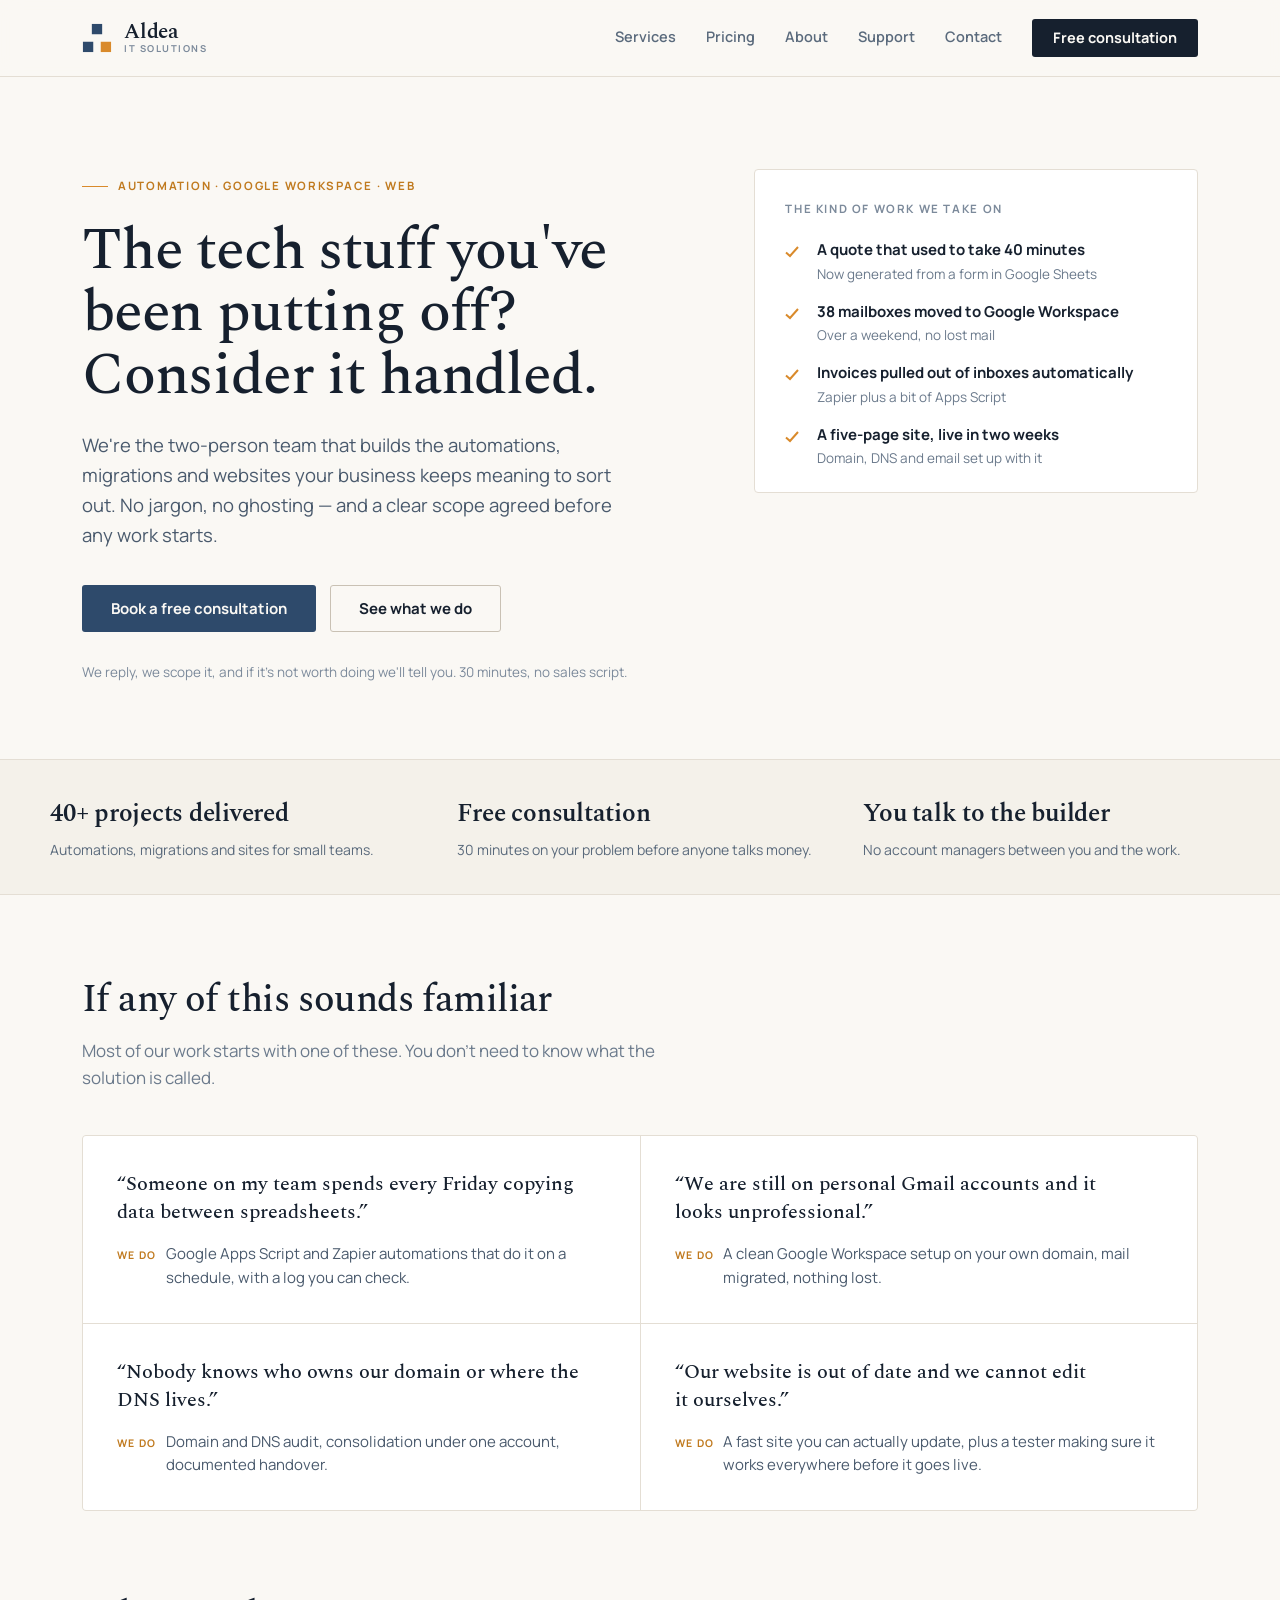
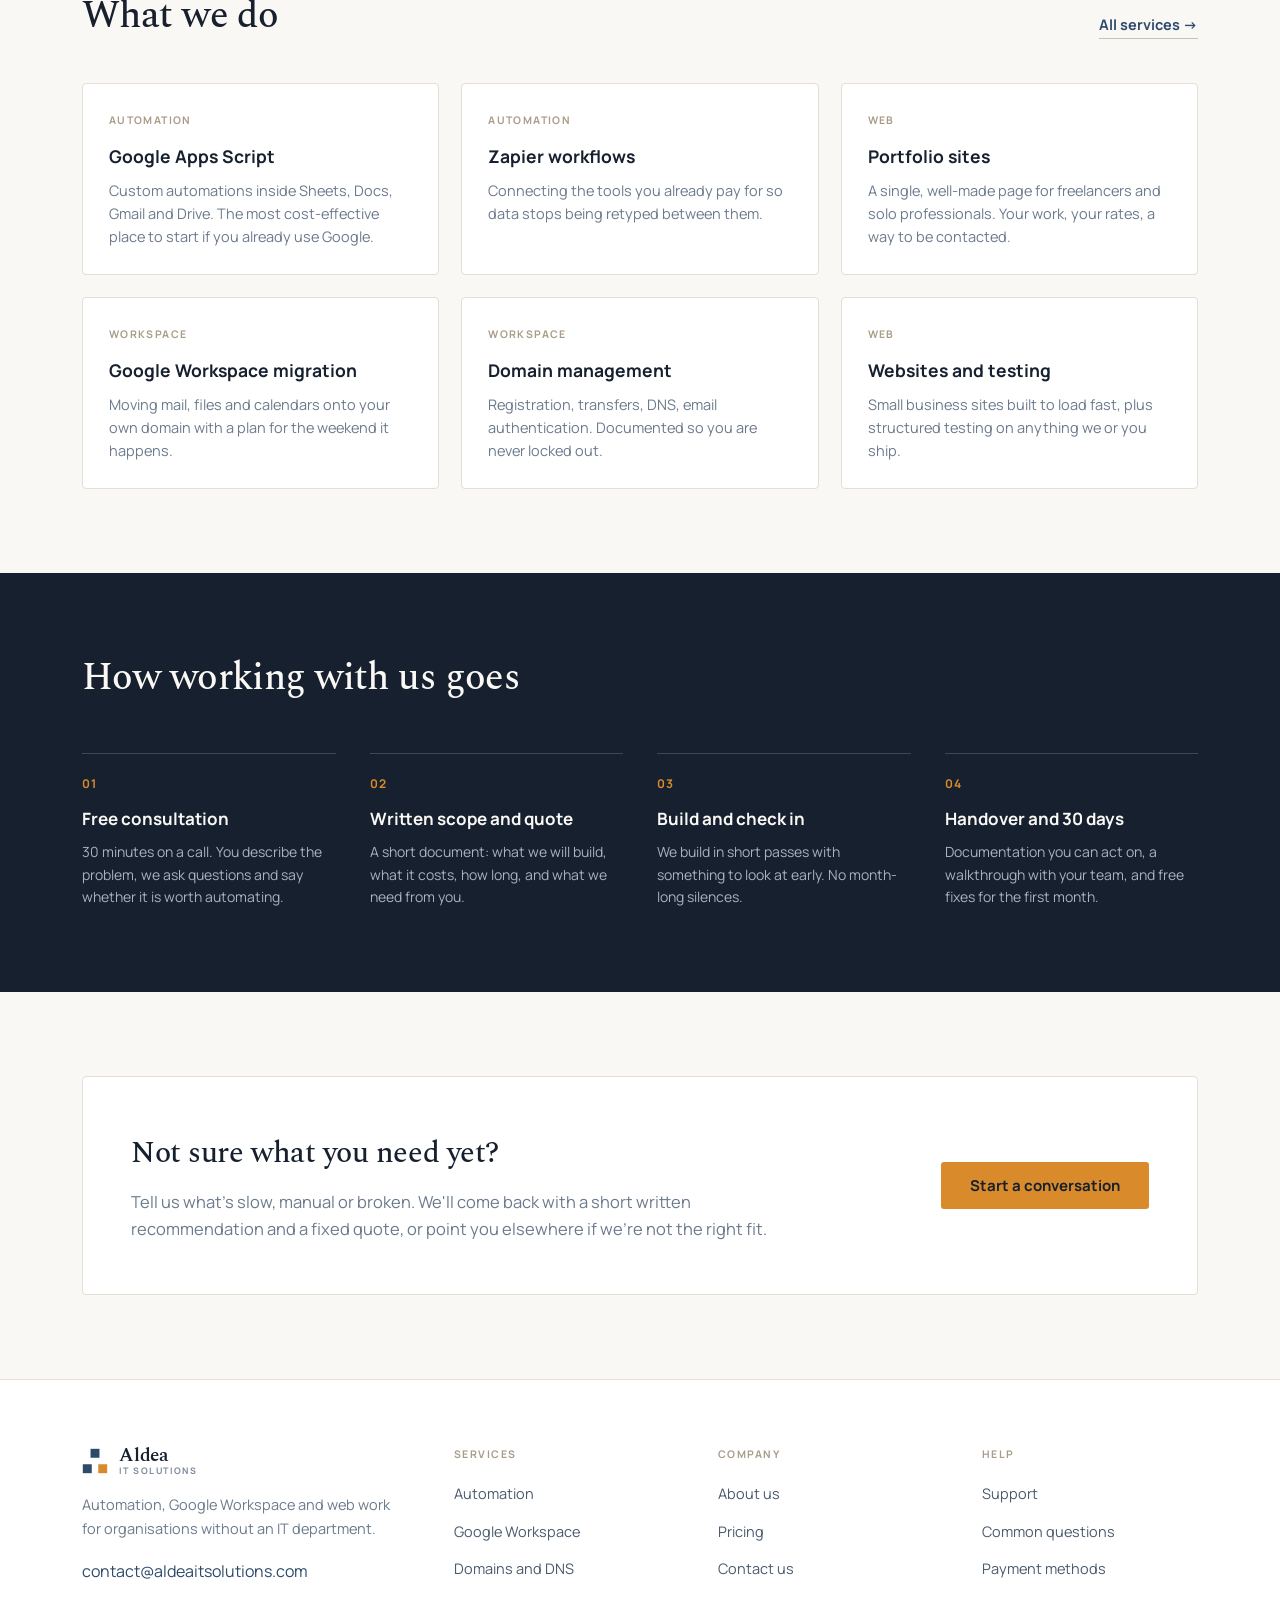
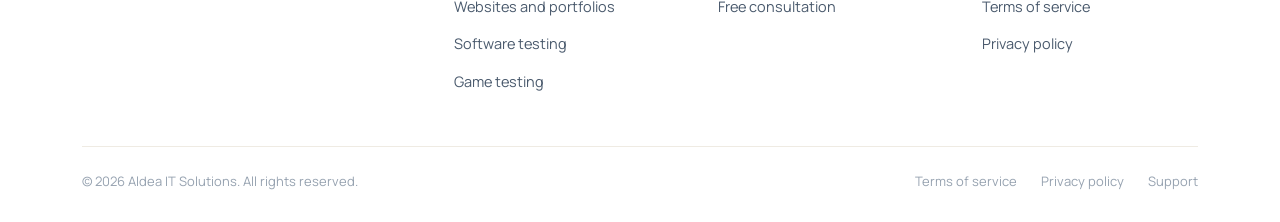
<file: index.html>
<!DOCTYPE html>
<html lang="en">
<head>
  <meta charset="utf-8">
  <meta name="viewport" content="width=device-width, initial-scale=1">
  <title>Aldea IT Solutions — automation, Google Workspace and web for small teams</title>
  <meta name="description" content="Aldea IT Solutions builds the automations, Google Workspace migrations and websites that small teams don't have the time or in-house skills for. Clear scope and a fixed price before any work starts.">
  <link rel="icon" href="assets/favicon.svg" type="image/svg+xml">
  <link rel="preconnect" href="https://fonts.googleapis.com">
  <link rel="preconnect" href="https://fonts.gstatic.com" crossorigin>
  <link href="https://fonts.googleapis.com/css2?family=Manrope:wght@400;500;600;700&family=Spectral:ital,wght@0,400;0,500;0,600;1,400&display=swap" rel="stylesheet">
  <link rel="stylesheet" href="assets/styles.css">
  <meta property="og:title" content="Aldea IT Solutions">
  <meta property="og:description" content="Automation, Google Workspace and web work for organisations without an IT department.">
  <meta property="og:type" content="website">
  <link href="https://assets.calendly.com/assets/external/widget.css" rel="stylesheet">
  <script src="https://assets.calendly.com/assets/external/widget.js" type="text/javascript" async></script>
</head>
<body>

  <header class="site-header">
    <div class="wrap site-header__inner">
      <a class="brand" href="index.html" aria-label="Aldea IT Solutions — home">
        <svg class="brand__mark" viewBox="0 0 32 32" fill="none" aria-hidden="true">
          <rect x="10.5" y="1" width="11" height="11" fill="#2E4A6B"/>
          <rect x="1" y="20" width="11" height="11" fill="#2E4A6B"/>
          <rect x="20" y="20" width="11" height="11" fill="#D98A2B"/>
        </svg>
        <span class="brand__text">
          <span class="brand__name">Aldea</span>
          <span class="brand__sub">IT Solutions</span>
        </span>
      </a>
      <button class="nav-toggle" type="button" aria-expanded="false" aria-controls="primary-nav" aria-label="Open menu"><span></span></button>
      <nav class="nav" id="primary-nav" aria-label="Primary">
        <a class="nav__link" href="services.html">Services</a>
        <a class="nav__link" href="pricing.html">Pricing</a>
        <a class="nav__link" href="about.html">About</a>
        <a class="nav__link" href="support.html">Support</a>
        <a class="nav__link" href="contact.html">Contact</a>
        <a class="nav__cta btn btn--dark btn--sm" href="contact.html" onclick="Calendly.initPopupWidget({url:'https://calendly.com/aldeaitsolutions'});return false;">Free consultation</a>
      </nav>
    </div>
  </header>

  <main>
    <!-- Hero -->
    <section class="hero">
      <div class="wrap hero__grid">
        <div>
          <p class="eyebrow">Automation &middot; Google Workspace &middot; Web</p>
          <h1 class="hero__title">The tech stuff you've been putting off? Consider it handled.</h1>
          <p class="hero__lead">We're the two-person team that builds the automations, migrations and websites your business keeps meaning to sort out. No jargon, no ghosting &mdash; and a clear scope agreed before any work starts.</p>
          <div class="hero__actions">
            <a class="btn btn--primary" href="contact.html" onclick="Calendly.initPopupWidget({url:'https://calendly.com/aldeaitsolutions'});return false;">Book a free consultation</a>
            <a class="btn btn--outline" href="services.html">See what we do</a>
          </div>
          <p class="hero__note">We reply, we scope it, and if it's not worth doing we'll tell you. 30 minutes, no sales script.</p>
        </div>
        <div class="hero__card">
          <div class="hero__card-head">The kind of work we take on</div>
          <ul class="checklist">
            <li>
              <svg width="14" height="14" viewBox="0 0 14 14" fill="none" aria-hidden="true"><path d="M1 7.5L5 11L13 2" stroke="#D98A2B" stroke-width="2"/></svg>
              <div><b>A quote that used to take 40 minutes</b><span>Now generated from a form in Google Sheets</span></div>
            </li>
            <li>
              <svg width="14" height="14" viewBox="0 0 14 14" fill="none" aria-hidden="true"><path d="M1 7.5L5 11L13 2" stroke="#D98A2B" stroke-width="2"/></svg>
              <div><b>38 mailboxes moved to Google Workspace</b><span>Over a weekend, no lost mail</span></div>
            </li>
            <li>
              <svg width="14" height="14" viewBox="0 0 14 14" fill="none" aria-hidden="true"><path d="M1 7.5L5 11L13 2" stroke="#D98A2B" stroke-width="2"/></svg>
              <div><b>Invoices pulled out of inboxes automatically</b><span>Zapier plus a bit of Apps Script</span></div>
            </li>
            <li>
              <svg width="14" height="14" viewBox="0 0 14 14" fill="none" aria-hidden="true"><path d="M1 7.5L5 11L13 2" stroke="#D98A2B" stroke-width="2"/></svg>
              <div><b>A five-page site, live in two weeks</b><span>Domain, DNS and email set up with it</span></div>
            </li>
          </ul>
        </div>
      </div>
    </section>

    <!-- Trust bar -->
    <section class="section--warm">
      <div class="wrap trust">
        <div>
          <div class="trust__big">40+ projects delivered</div>
          <div class="trust__small">Automations, migrations and sites for small teams.</div>
        </div>
        <div>
          <div class="trust__big">Free consultation</div>
          <div class="trust__small">30 minutes on your problem before anyone talks money.</div>
        </div>
        <div>
          <div class="trust__big">You talk to the builder</div>
          <div class="trust__small">No account managers between you and the work.</div>
        </div>
      </div>
    </section>

    <!-- Problems -->
    <section class="section">
      <div class="wrap">
        <div class="section__head">
          <h2 class="section-title">If any of this sounds familiar</h2>
          <p class="section-lead">Most of our work starts with one of these. You don't need to know what the solution is called.</p>
        </div>
        <div class="problems">
          <div class="problem">
            <p class="problem__pain">&ldquo;Someone on my team spends every Friday copying data between spreadsheets.&rdquo;</p>
            <p class="problem__fix"><b>We do</b><span>Google Apps Script and Zapier automations that do it on a schedule, with a log you can check.</span></p>
          </div>
          <div class="problem">
            <p class="problem__pain">&ldquo;We are still on personal Gmail accounts and it looks unprofessional.&rdquo;</p>
            <p class="problem__fix"><b>We do</b><span>A clean Google Workspace setup on your own domain, mail migrated, nothing lost.</span></p>
          </div>
          <div class="problem">
            <p class="problem__pain">&ldquo;Nobody knows who owns our domain or where the DNS lives.&rdquo;</p>
            <p class="problem__fix"><b>We do</b><span>Domain and DNS audit, consolidation under one account, documented handover.</span></p>
          </div>
          <div class="problem">
            <p class="problem__pain">&ldquo;Our website is out of date and we cannot edit it ourselves.&rdquo;</p>
            <p class="problem__fix"><b>We do</b><span>A fast site you can actually update, plus a tester making sure it works everywhere before it goes live.</span></p>
          </div>
        </div>
      </div>
    </section>

    <!-- Services -->
    <section class="section" style="padding-top:0">
      <div class="wrap">
        <div class="section__head section__head--row">
          <h2 class="section-title">What we do</h2>
          <a class="link-arrow" href="services.html">All services &rarr;</a>
        </div>
        <div class="cards">
          <article class="card">
            <div class="card__tag">Automation</div>
            <div class="card__title">Google Apps Script</div>
            <p class="card__body">Custom automations inside Sheets, Docs, Gmail and Drive. The most cost-effective place to start if you already use Google.</p>
          </article>
          <article class="card">
            <div class="card__tag">Automation</div>
            <div class="card__title">Zapier workflows</div>
            <p class="card__body">Connecting the tools you already pay for so data stops being retyped between them.</p>
          </article>
          <article class="card">
            <div class="card__tag">Web</div>
            <div class="card__title">Portfolio sites</div>
            <p class="card__body">A single, well-made page for freelancers and solo professionals. Your work, your rates, a way to be contacted.</p>
          </article>
          <article class="card">
            <div class="card__tag">Workspace</div>
            <div class="card__title">Google Workspace migration</div>
            <p class="card__body">Moving mail, files and calendars onto your own domain with a plan for the weekend it happens.</p>
          </article>
          <article class="card">
            <div class="card__tag">Workspace</div>
            <div class="card__title">Domain management</div>
            <p class="card__body">Registration, transfers, DNS, email authentication. Documented so you are never locked out.</p>
          </article>
          <article class="card">
            <div class="card__tag">Web</div>
            <div class="card__title">Websites and testing</div>
            <p class="card__body">Small business sites built to load fast, plus structured testing on anything we or you ship.</p>
          </article>
        </div>
      </div>
    </section>

    <!-- Process -->
    <section class="section section--dark">
      <div class="wrap">
        <h2 class="section-title" style="color:var(--on-dark);margin-bottom:52px">How working with us goes</h2>
        <div class="steps">
          <div class="step">
            <div class="step__n">01</div>
            <div class="step__title">Free consultation</div>
            <p class="step__body">30 minutes on a call. You describe the problem, we ask questions and say whether it is worth automating.</p>
          </div>
          <div class="step">
            <div class="step__n">02</div>
            <div class="step__title">Written scope and quote</div>
            <p class="step__body">A short document: what we will build, what it costs, how long, and what we need from you.</p>
          </div>
          <div class="step">
            <div class="step__n">03</div>
            <div class="step__title">Build and check in</div>
            <p class="step__body">We build in short passes with something to look at early. No month-long silences.</p>
          </div>
          <div class="step">
            <div class="step__n">04</div>
            <div class="step__title">Handover and 30 days</div>
            <p class="step__body">Documentation you can act on, a walkthrough with your team, and free fixes for the first month.</p>
          </div>
        </div>
      </div>
    </section>

    <!-- CTA -->
    <section class="section">
      <div class="wrap">
        <div class="cta-band">
          <div>
            <h2 class="cta-band__title">Not sure what you need yet?</h2>
            <p class="cta-band__text">Tell us what's slow, manual or broken. We'll come back with a short written recommendation and a fixed quote, or point you elsewhere if we're not the right fit.</p>
          </div>
          <a class="btn btn--accent" href="contact.html">Start a conversation</a>
        </div>
      </div>
    </section>
  </main>

  <!-- FOOTER (identical on every page) -->
  <footer class="site-footer">
    <div class="wrap">
      <div class="site-footer__grid">
        <div class="foot-brand">
          <div class="foot-brand__row">
            <svg class="brand__mark" viewBox="0 0 32 32" fill="none" aria-hidden="true">
              <rect x="10.5" y="1" width="11" height="11" fill="#2E4A6B"/>
              <rect x="1" y="20" width="11" height="11" fill="#2E4A6B"/>
              <rect x="20" y="20" width="11" height="11" fill="#D98A2B"/>
            </svg>
            <span class="brand__text">
              <span class="brand__name">Aldea</span>
              <span class="brand__sub">IT Solutions</span>
            </span>
          </div>
          <p>Automation, Google Workspace and web work for organisations without an IT department.</p>
          <a href="mailto:contact@aldeaitsolutions.com">contact@aldeaitsolutions.com</a>
        </div>
        <div class="foot-col">
          <div class="foot-col__head">Services</div>
          <ul>
            <li><a href="services.html">Automation</a></li>
            <li><a href="services.html">Google Workspace</a></li>
            <li><a href="services.html">Domains and DNS</a></li>
            <li><a href="services.html">Websites and portfolios</a></li>
            <li><a href="services.html">Software testing</a></li>
            <li><a href="services.html">Game testing</a></li>
          </ul>
        </div>
        <div class="foot-col">
          <div class="foot-col__head">Company</div>
          <ul>
            <li><a href="about.html">About us</a></li>
            <li><a href="pricing.html">Pricing</a></li>
            <li><a href="contact.html">Contact us</a></li>
            <li><a href="contact.html">Free consultation</a></li>
          </ul>
        </div>
        <div class="foot-col">
          <div class="foot-col__head">Help</div>
          <ul>
            <li><a href="support.html">Support</a></li>
            <li><a href="support.html">Common questions</a></li>
            <li><a href="pricing.html#payment">Payment methods</a></li>
            <li><a href="terms.html">Terms of service</a></li>
            <li><a href="privacy.html">Privacy policy</a></li>
          </ul>
        </div>
      </div>
      <div class="foot-bottom">
        <span>&copy; <span data-year>2026</span> Aldea IT Solutions. All rights reserved.</span>
        <div class="foot-bottom__links">
          <a href="terms.html">Terms of service</a>
          <a href="privacy.html">Privacy policy</a>
          <a href="support.html">Support</a>
        </div>
      </div>
    </div>
  </footer>

  <script src="assets/main.js"></script>
</body>
</html>
</file>
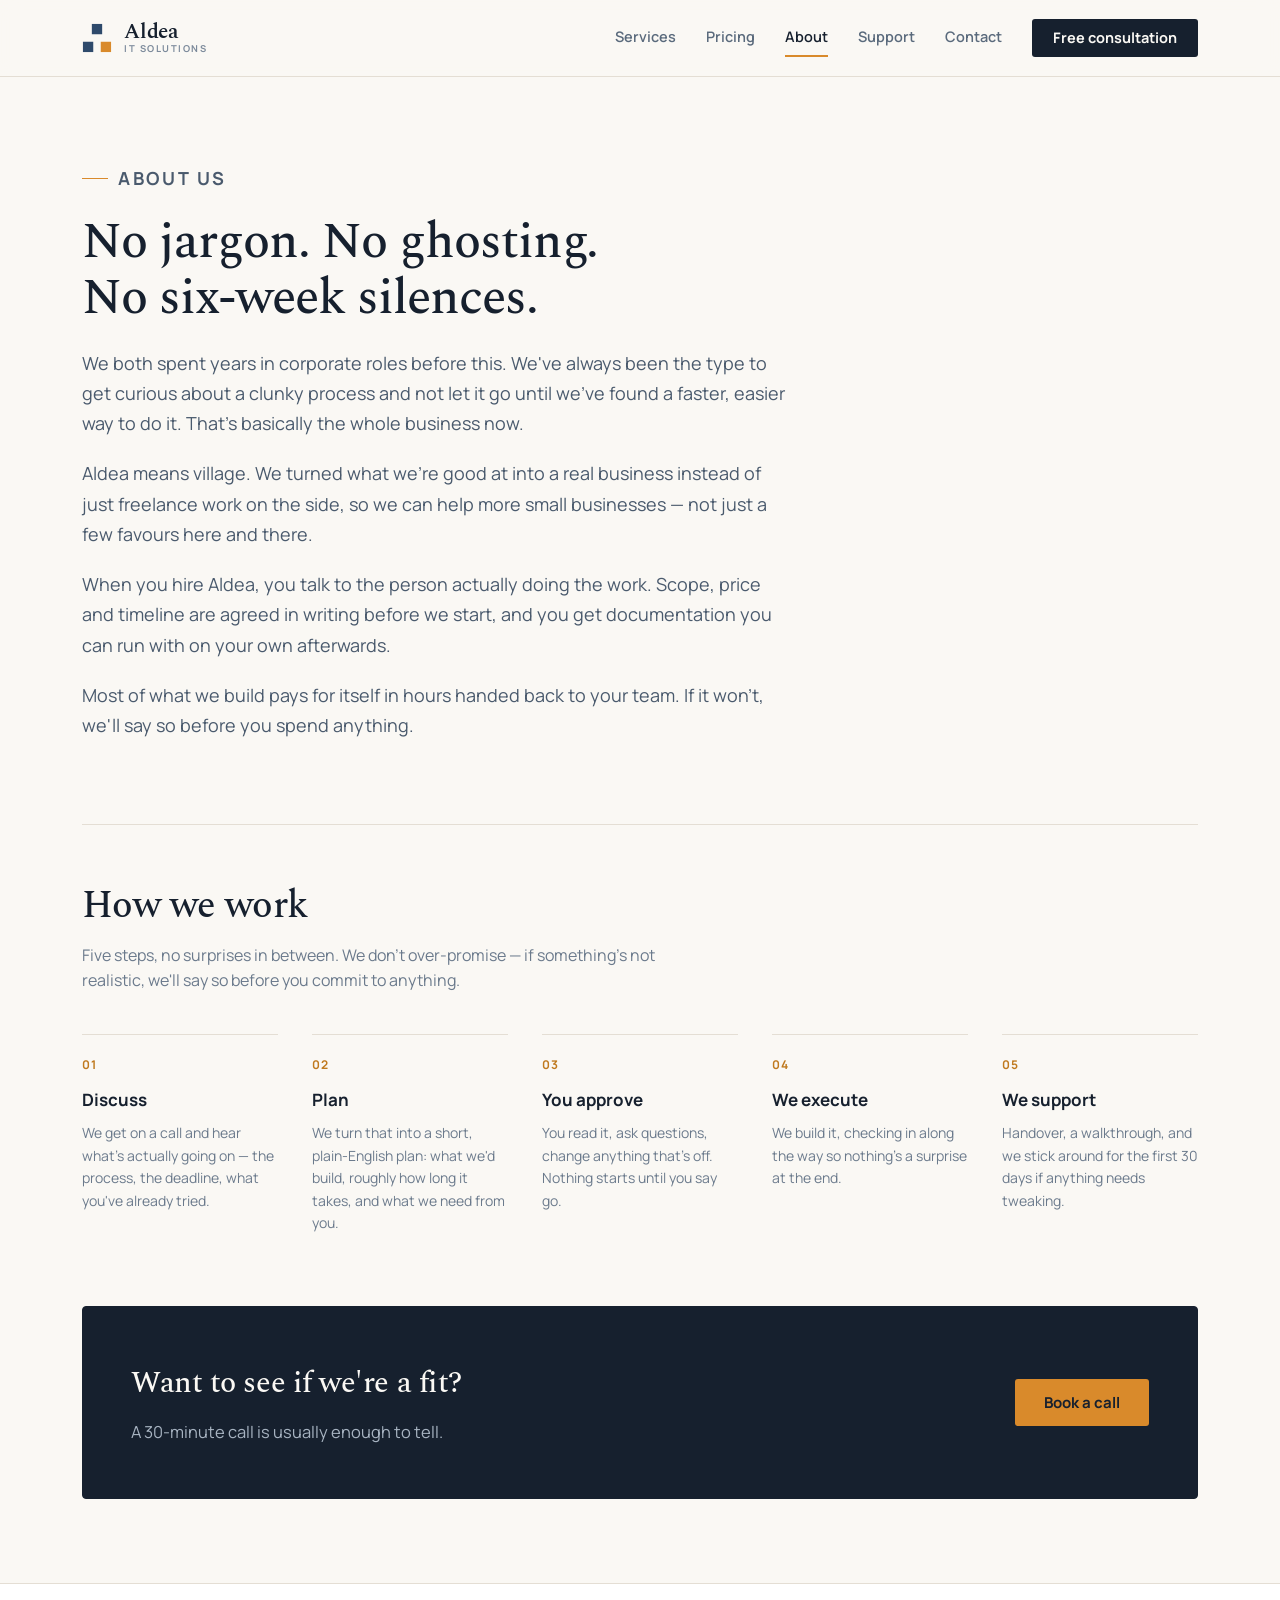
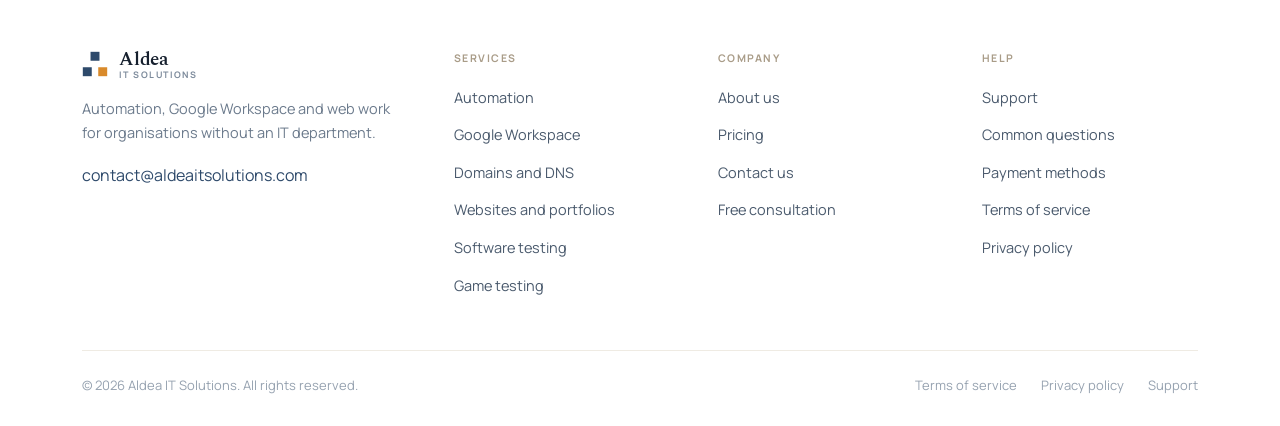
<file: about.html>
<!DOCTYPE html>
<html lang="en">
<head>
  <meta charset="utf-8">
  <meta name="viewport" content="width=device-width, initial-scale=1">
  <title>About — Aldea IT Solutions</title>
  <meta name="description" content="No jargon, no ghosting, no six-week silences. Aldea is a two-person IT team — when you hire us, you talk to the person doing the work, with scope and price agreed in writing first.">
  <link rel="icon" href="assets/favicon.svg" type="image/svg+xml">
  <link rel="preconnect" href="https://fonts.googleapis.com">
  <link rel="preconnect" href="https://fonts.gstatic.com" crossorigin>
  <link href="https://fonts.googleapis.com/css2?family=Manrope:wght@400;500;600;700&family=Spectral:ital,wght@0,400;0,500;0,600;1,400&display=swap" rel="stylesheet">
  <link rel="stylesheet" href="assets/styles.css">
  <link href="https://assets.calendly.com/assets/external/widget.css" rel="stylesheet">
  <script src="https://assets.calendly.com/assets/external/widget.js" type="text/javascript" async></script>
</head>
<body>

  <header class="site-header">
    <div class="wrap site-header__inner">
      <a class="brand" href="index.html" aria-label="Aldea IT Solutions — home">
        <svg class="brand__mark" viewBox="0 0 32 32" fill="none" aria-hidden="true">
          <rect x="10.5" y="1" width="11" height="11" fill="#2E4A6B"/>
          <rect x="1" y="20" width="11" height="11" fill="#2E4A6B"/>
          <rect x="20" y="20" width="11" height="11" fill="#D98A2B"/>
        </svg>
        <span class="brand__text">
          <span class="brand__name">Aldea</span>
          <span class="brand__sub">IT Solutions</span>
        </span>
      </a>
      <button class="nav-toggle" type="button" aria-expanded="false" aria-controls="primary-nav" aria-label="Open menu"><span></span></button>
      <nav class="nav" id="primary-nav" aria-label="Primary">
        <a class="nav__link" href="services.html">Services</a>
        <a class="nav__link" href="pricing.html">Pricing</a>
        <a class="nav__link" href="about.html" aria-current="page">About</a>
        <a class="nav__link" href="support.html">Support</a>
        <a class="nav__link" href="contact.html">Contact</a>
        <a class="nav__cta btn btn--dark btn--sm" href="contact.html" onclick="Calendly.initPopupWidget({url:'https://calendly.com/aldeaitsolutions'});return false;">Free consultation</a>
      </nav>
    </div>
  </header>

  <main>
    <section class="section" style="padding-bottom:0">
      <div class="wrap">
        <div class="about-grid">
          <p class="eyebrow">About us</p>
          <h1 class="page-title" style="margin-top:20px">No jargon. No ghosting. No six-week silences.</h1>
          <p>We both spent years in corporate roles before this. We've always been the type to get curious about a clunky process and not let it go until we've found a faster, easier way to do it. That's basically the whole business now.</p>
          <p>Aldea means village. We turned what we're good at into a real business instead of just freelance work on the side, so we can help more small businesses &mdash; not just a few favours here and there.</p>
          <p>When you hire Aldea, you talk to the person actually doing the work. Scope, price and timeline are agreed in writing before we start, and you get documentation you can run with on your own afterwards.</p>
          <p>Most of what we build pays for itself in hours handed back to your team. If it won't, we'll say so before you spend anything.</p>
        </div>
      </div>
    </section>

    <section class="section">
      <div class="wrap">
        <div style="border-top:1px solid var(--border);padding-top:60px">
          <h2 class="section-title" style="margin-bottom:14px">How we work</h2>
          <p style="font-size:16px;color:var(--text-3);line-height:1.6;margin-bottom:40px;max-width:38em;">Five steps, no surprises in between. We don't over-promise &mdash; if something's not realistic, we'll say so before you commit to anything.</p>
          <div class="steps steps--light steps--five">
            <div class="step">
              <div class="step__n">01</div>
              <div class="step__title">Discuss</div>
              <p class="step__body">We get on a call and hear what's actually going on &mdash; the process, the deadline, what you've already tried.</p>
            </div>
            <div class="step">
              <div class="step__n">02</div>
              <div class="step__title">Plan</div>
              <p class="step__body">We turn that into a short, plain-English plan: what we'd build, roughly how long it takes, and what we need from you.</p>
            </div>
            <div class="step">
              <div class="step__n">03</div>
              <div class="step__title">You approve</div>
              <p class="step__body">You read it, ask questions, change anything that's off. Nothing starts until you say go.</p>
            </div>
            <div class="step">
              <div class="step__n">04</div>
              <div class="step__title">We execute</div>
              <p class="step__body">We build it, checking in along the way so nothing's a surprise at the end.</p>
            </div>
            <div class="step">
              <div class="step__n">05</div>
              <div class="step__title">We support</div>
              <p class="step__body">Handover, a walkthrough, and we stick around for the first 30 days if anything needs tweaking.</p>
            </div>
          </div>
        </div>

        <div class="cta-band cta-band--dark" style="margin-top:72px">
          <div>
            <h2 class="cta-band__title">Want to see if we're a fit?</h2>
            <p class="cta-band__text">A 30-minute call is usually enough to tell.</p>
          </div>
          <a class="btn btn--accent" href="contact.html" onclick="Calendly.initPopupWidget({url:'https://calendly.com/aldeaitsolutions'});return false;">Book a call</a>
        </div>
      </div>
    </section>
  </main>

  <footer class="site-footer">
    <div class="wrap">
      <div class="site-footer__grid">
        <div class="foot-brand">
          <div class="foot-brand__row">
            <svg class="brand__mark" viewBox="0 0 32 32" fill="none" aria-hidden="true">
              <rect x="10.5" y="1" width="11" height="11" fill="#2E4A6B"/>
              <rect x="1" y="20" width="11" height="11" fill="#2E4A6B"/>
              <rect x="20" y="20" width="11" height="11" fill="#D98A2B"/>
            </svg>
            <span class="brand__text">
              <span class="brand__name">Aldea</span>
              <span class="brand__sub">IT Solutions</span>
            </span>
          </div>
          <p>Automation, Google Workspace and web work for organisations without an IT department.</p>
          <a href="mailto:contact@aldeaitsolutions.com">contact@aldeaitsolutions.com</a>
        </div>
        <div class="foot-col">
          <div class="foot-col__head">Services</div>
          <ul>
            <li><a href="services.html">Automation</a></li>
            <li><a href="services.html">Google Workspace</a></li>
            <li><a href="services.html">Domains and DNS</a></li>
            <li><a href="services.html">Websites and portfolios</a></li>
            <li><a href="services.html">Software testing</a></li>
            <li><a href="services.html">Game testing</a></li>
          </ul>
        </div>
        <div class="foot-col">
          <div class="foot-col__head">Company</div>
          <ul>
            <li><a href="about.html">About us</a></li>
            <li><a href="pricing.html">Pricing</a></li>
            <li><a href="contact.html">Contact us</a></li>
            <li><a href="contact.html">Free consultation</a></li>
          </ul>
        </div>
        <div class="foot-col">
          <div class="foot-col__head">Help</div>
          <ul>
            <li><a href="support.html">Support</a></li>
            <li><a href="support.html">Common questions</a></li>
            <li><a href="pricing.html#payment">Payment methods</a></li>
            <li><a href="terms.html">Terms of service</a></li>
            <li><a href="privacy.html">Privacy policy</a></li>
          </ul>
        </div>
      </div>
      <div class="foot-bottom">
        <span>&copy; <span data-year>2026</span> Aldea IT Solutions. All rights reserved.</span>
        <div class="foot-bottom__links">
          <a href="terms.html">Terms of service</a>
          <a href="privacy.html">Privacy policy</a>
          <a href="support.html">Support</a>
        </div>
      </div>
    </div>
  </footer>

  <script src="assets/main.js"></script>
</body>
</html>
</file>
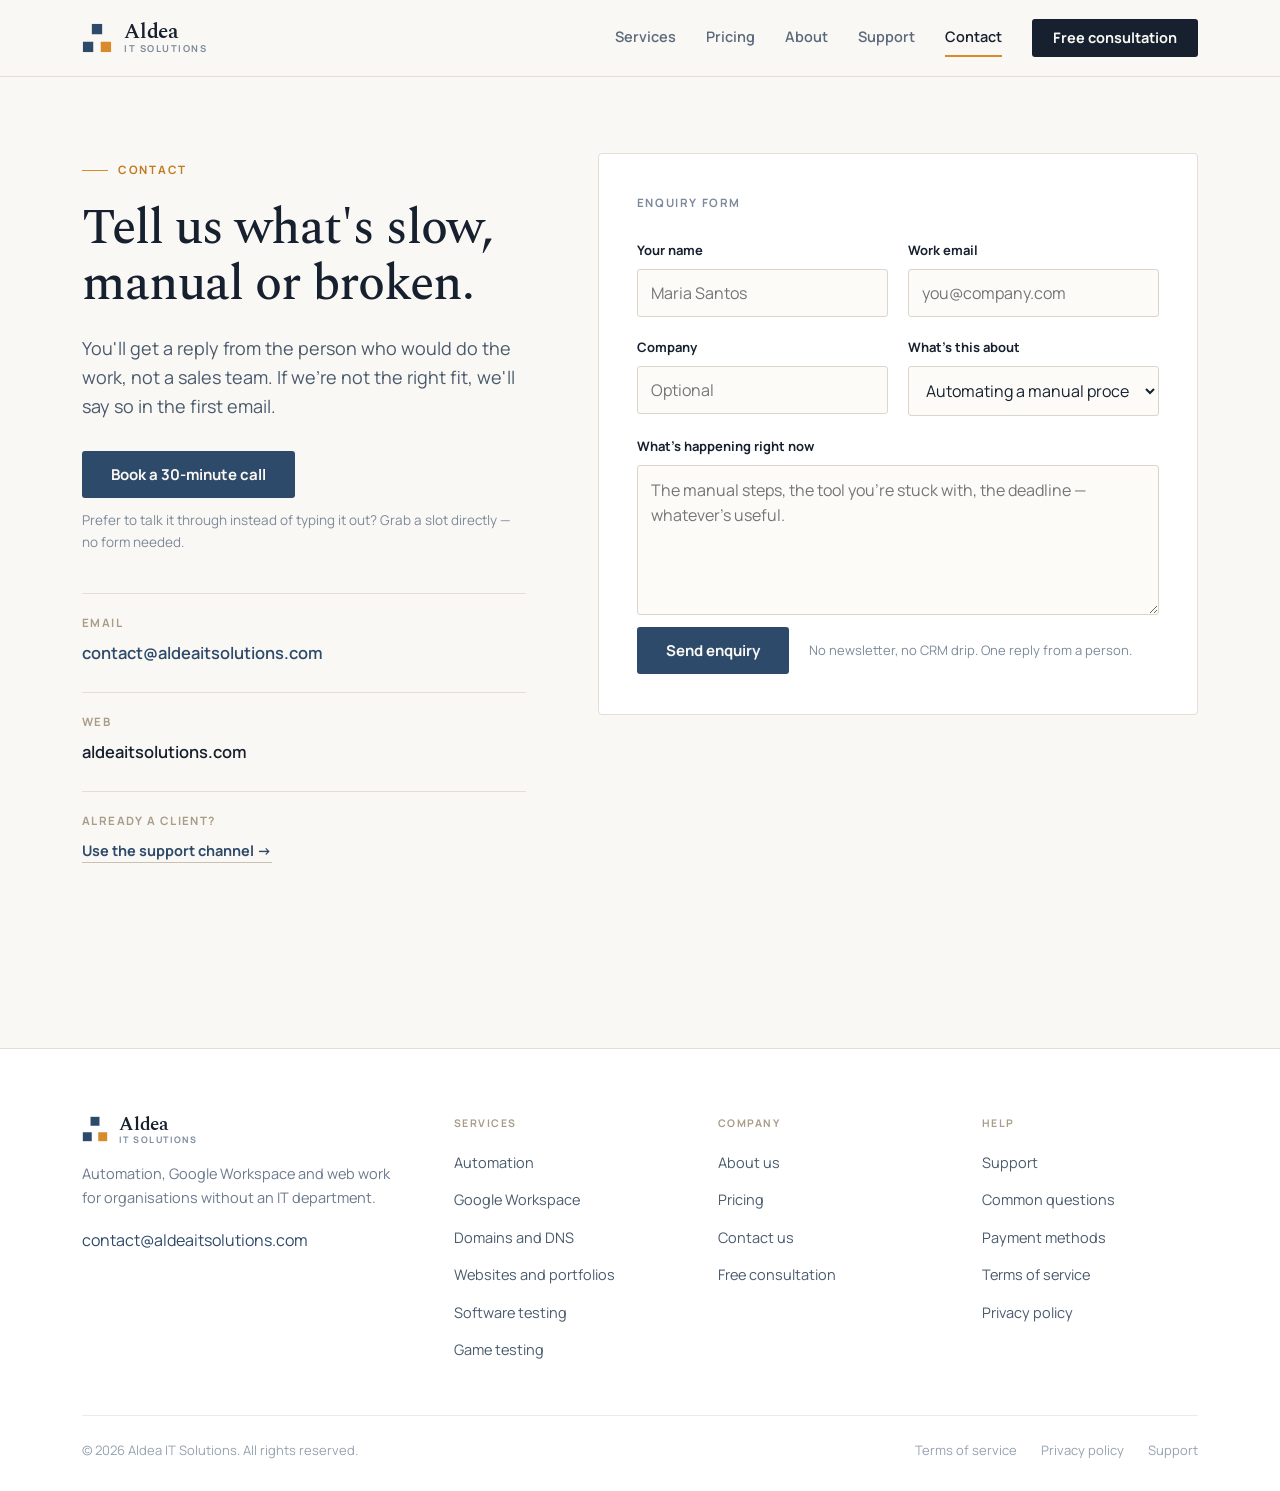
<file: contact.html>
<!DOCTYPE html>
<html lang="en">
<head>
  <meta charset="utf-8">
  <meta name="viewport" content="width=device-width, initial-scale=1">
  <title>Contact — Aldea IT Solutions</title>
  <meta name="description" content="Tell us what's slow, manual or broken. You'll get a reply from the person who would do the work, not a sales team.">
  <link rel="icon" href="assets/favicon.svg" type="image/svg+xml">
  <link rel="preconnect" href="https://fonts.googleapis.com">
  <link rel="preconnect" href="https://fonts.gstatic.com" crossorigin>
  <link href="https://fonts.googleapis.com/css2?family=Manrope:wght@400;500;600;700&family=Spectral:ital,wght@0,400;0,500;0,600;1,400&display=swap" rel="stylesheet">
  <link rel="stylesheet" href="assets/styles.css">
  <link href="https://assets.calendly.com/assets/external/widget.css" rel="stylesheet">
  <script src="https://assets.calendly.com/assets/external/widget.js" type="text/javascript" async></script>
</head>
<body>

  <header class="site-header">
    <div class="wrap site-header__inner">
      <a class="brand" href="index.html" aria-label="Aldea IT Solutions — home">
        <svg class="brand__mark" viewBox="0 0 32 32" fill="none" aria-hidden="true">
          <rect x="10.5" y="1" width="11" height="11" fill="#2E4A6B"/>
          <rect x="1" y="20" width="11" height="11" fill="#2E4A6B"/>
          <rect x="20" y="20" width="11" height="11" fill="#D98A2B"/>
        </svg>
        <span class="brand__text">
          <span class="brand__name">Aldea</span>
          <span class="brand__sub">IT Solutions</span>
        </span>
      </a>
      <button class="nav-toggle" type="button" aria-expanded="false" aria-controls="primary-nav" aria-label="Open menu"><span></span></button>
      <nav class="nav" id="primary-nav" aria-label="Primary">
        <a class="nav__link" href="services.html">Services</a>
        <a class="nav__link" href="pricing.html">Pricing</a>
        <a class="nav__link" href="about.html">About</a>
        <a class="nav__link" href="support.html">Support</a>
        <a class="nav__link" href="contact.html" aria-current="page">Contact</a>
        <a class="nav__cta btn btn--dark btn--sm" href="contact.html" onclick="Calendly.initPopupWidget({url:'https://calendly.com/aldeaitsolutions'});return false;">Free consultation</a>
      </nav>
    </div>
  </header>

  <main>
    <div class="page-head">
      <div class="wrap">
        <div class="contact-grid">
          <div>
            <p class="eyebrow">Contact</p>
            <h1 class="page-title">Tell us what's slow, manual or broken.</h1>
            <p class="page-head__lead">You'll get a reply from the person who would do the work, not a sales team. If we're not the right fit, we'll say so in the first email.</p>
            <div style="margin:30px 0 6px;">
              <a href="" class="btn btn--primary" onclick="Calendly.initPopupWidget({url:'https://calendly.com/aldeaitsolutions'});return false;">Book a 30-minute call</a>
              <p style="font-size:13.5px;color:var(--muted);margin-top:12px;">Prefer to talk it through instead of typing it out? Grab a slot directly &mdash; no form needed.</p>
            </div>
            <dl class="contact-info">
              <div>
                <dt>Email</dt>
                <dd><a href="mailto:contact@aldeaitsolutions.com">contact@aldeaitsolutions.com</a></dd>
              </div>
              <div>
                <dt>Web</dt>
                <dd>aldeaitsolutions.com</dd>
              </div>
              <div>
                <dt>Already a client?</dt>
                <dd><a class="link-arrow" href="support.html">Use the support channel &rarr;</a></dd>
              </div>
            </dl>
          </div>

          <div class="form-card">
            <div class="form-card__head">Enquiry form</div>
            <!--
              This form posts to Netlify Forms. It works automatically once the site
              is deployed on Netlify — no account signup, no API key.
              To use Formspree instead (e.g. on Cloudflare Pages), see README.md.
            -->
            <form name="contact" method="POST" data-netlify="true" netlify-honeypot="bot-field" action="/thanks.html">
              <input type="hidden" name="form-name" value="contact">
              <p class="form-hp">
                <label>Don't fill this out if you're human: <input name="bot-field"></label>
              </p>

              <div class="form-row">
                <label class="field" style="margin-bottom:0">
                  <span>Your name</span>
                  <input type="text" name="name" placeholder="Maria Santos" required autocomplete="name">
                </label>
                <label class="field" style="margin-bottom:0">
                  <span>Work email</span>
                  <input type="email" name="email" placeholder="you@company.com" required autocomplete="email">
                </label>
              </div>

              <div class="form-row">
                <label class="field" style="margin-bottom:0">
                  <span>Company</span>
                  <input type="text" name="company" placeholder="Optional" autocomplete="organization">
                </label>
                <label class="field" style="margin-bottom:0">
                  <span>What's this about</span>
                  <select name="topic">
                    <option>Automating a manual process</option>
                    <option>Google Workspace migration</option>
                    <option>Domain or DNS help</option>
                    <option>A new website or portfolio</option>
                    <option>Software testing</option>
                    <option>Game testing</option>
                    <option>Something else</option>
                  </select>
                </label>
              </div>

              <label class="field field--last">
                <span>What's happening right now</span>
                <textarea name="message" rows="5" placeholder="The manual steps, the tool you're stuck with, the deadline — whatever's useful." required></textarea>
              </label>

              <div class="form-foot">
                <button type="submit" class="btn btn--primary">Send enquiry</button>
                <span>No newsletter, no CRM drip. One reply from a person.</span>
              </div>
            </form>
          </div>
        </div>
      </div>
    </div>

    <div class="section"></div>
  </main>

  <footer class="site-footer">
    <div class="wrap">
      <div class="site-footer__grid">
        <div class="foot-brand">
          <div class="foot-brand__row">
            <svg class="brand__mark" viewBox="0 0 32 32" fill="none" aria-hidden="true">
              <rect x="10.5" y="1" width="11" height="11" fill="#2E4A6B"/>
              <rect x="1" y="20" width="11" height="11" fill="#2E4A6B"/>
              <rect x="20" y="20" width="11" height="11" fill="#D98A2B"/>
            </svg>
            <span class="brand__text">
              <span class="brand__name">Aldea</span>
              <span class="brand__sub">IT Solutions</span>
            </span>
          </div>
          <p>Automation, Google Workspace and web work for organisations without an IT department.</p>
          <a href="mailto:contact@aldeaitsolutions.com">contact@aldeaitsolutions.com</a>
        </div>
        <div class="foot-col">
          <div class="foot-col__head">Services</div>
          <ul>
            <li><a href="services.html">Automation</a></li>
            <li><a href="services.html">Google Workspace</a></li>
            <li><a href="services.html">Domains and DNS</a></li>
            <li><a href="services.html">Websites and portfolios</a></li>
            <li><a href="services.html">Software testing</a></li>
            <li><a href="services.html">Game testing</a></li>
          </ul>
        </div>
        <div class="foot-col">
          <div class="foot-col__head">Company</div>
          <ul>
            <li><a href="about.html">About us</a></li>
            <li><a href="pricing.html">Pricing</a></li>
            <li><a href="contact.html">Contact us</a></li>
            <li><a href="contact.html">Free consultation</a></li>
          </ul>
        </div>
        <div class="foot-col">
          <div class="foot-col__head">Help</div>
          <ul>
            <li><a href="support.html">Support</a></li>
            <li><a href="support.html">Common questions</a></li>
            <li><a href="pricing.html#payment">Payment methods</a></li>
            <li><a href="terms.html">Terms of service</a></li>
            <li><a href="privacy.html">Privacy policy</a></li>
          </ul>
        </div>
      </div>
      <div class="foot-bottom">
        <span>&copy; <span data-year>2026</span> Aldea IT Solutions. All rights reserved.</span>
        <div class="foot-bottom__links">
          <a href="terms.html">Terms of service</a>
          <a href="privacy.html">Privacy policy</a>
          <a href="support.html">Support</a>
        </div>
      </div>
    </div>
  </footer>

  <script src="assets/main.js"></script>
</body>
</html>
</file>
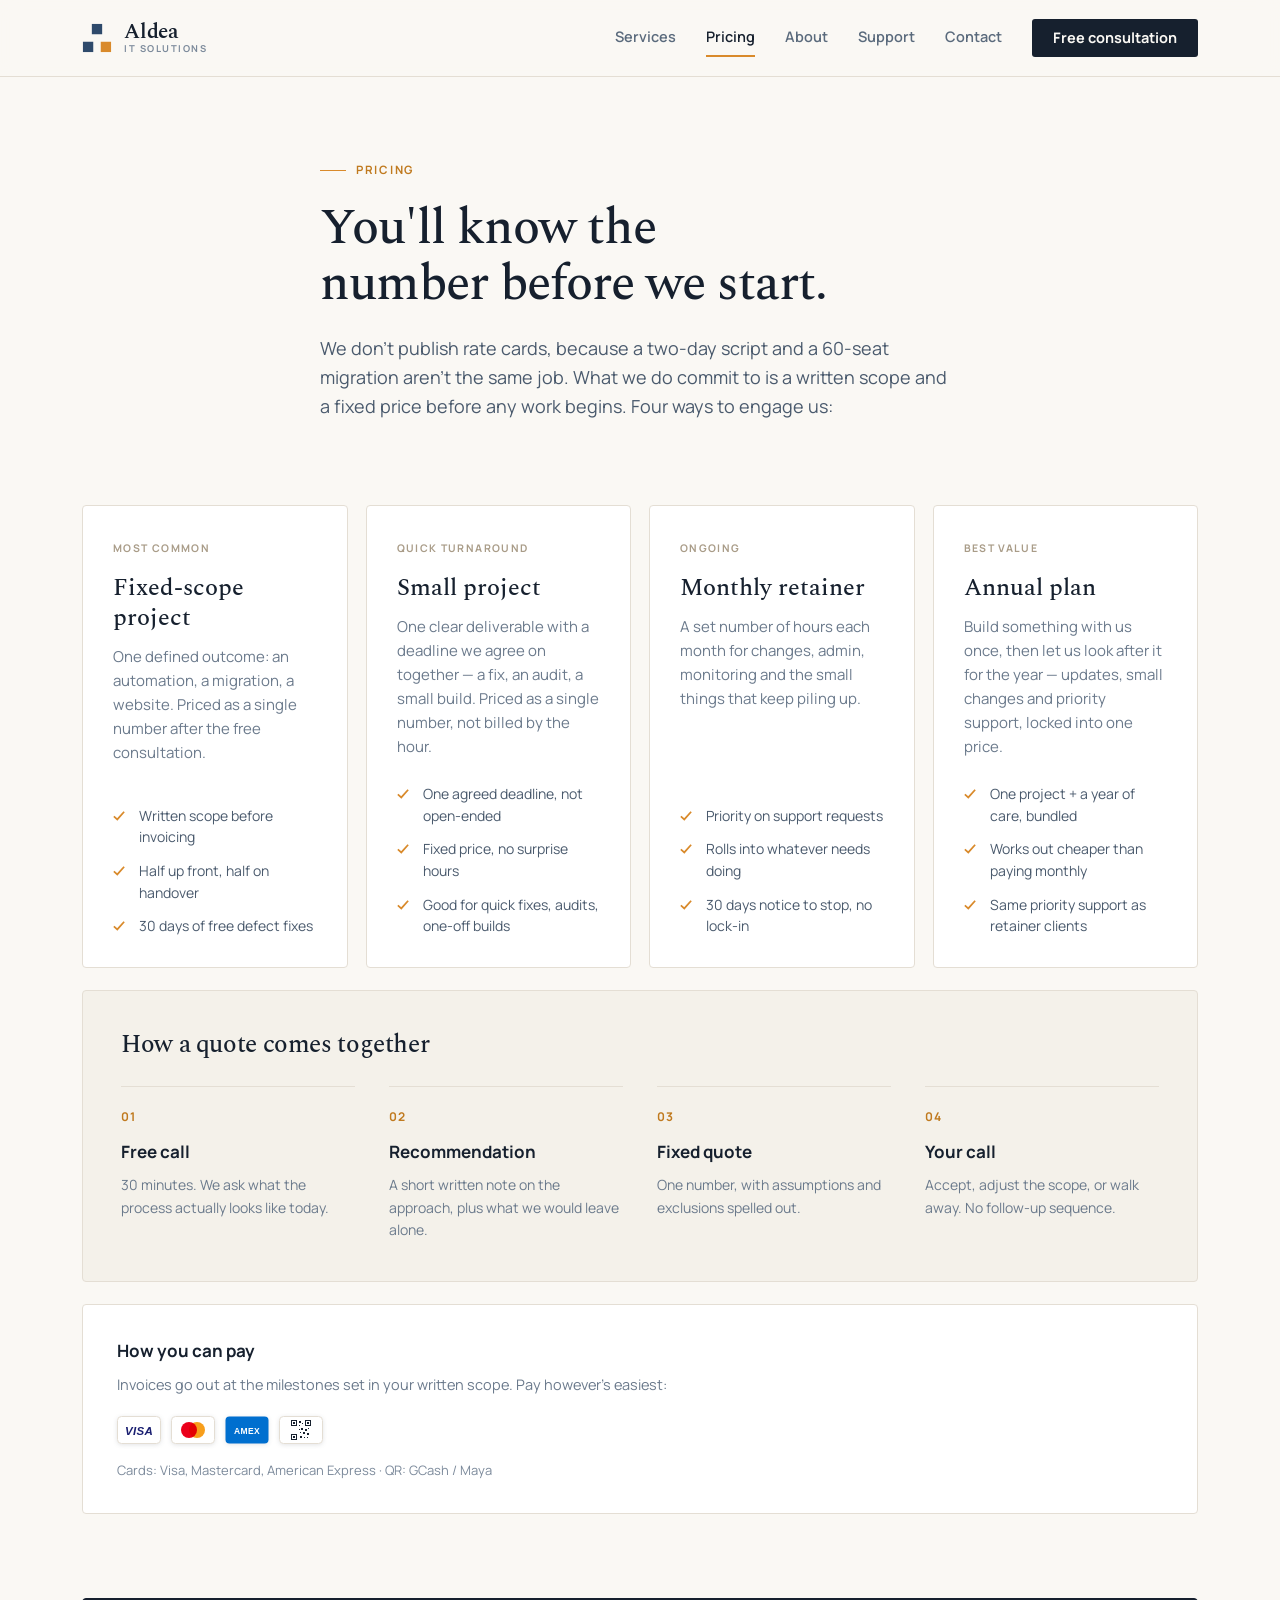
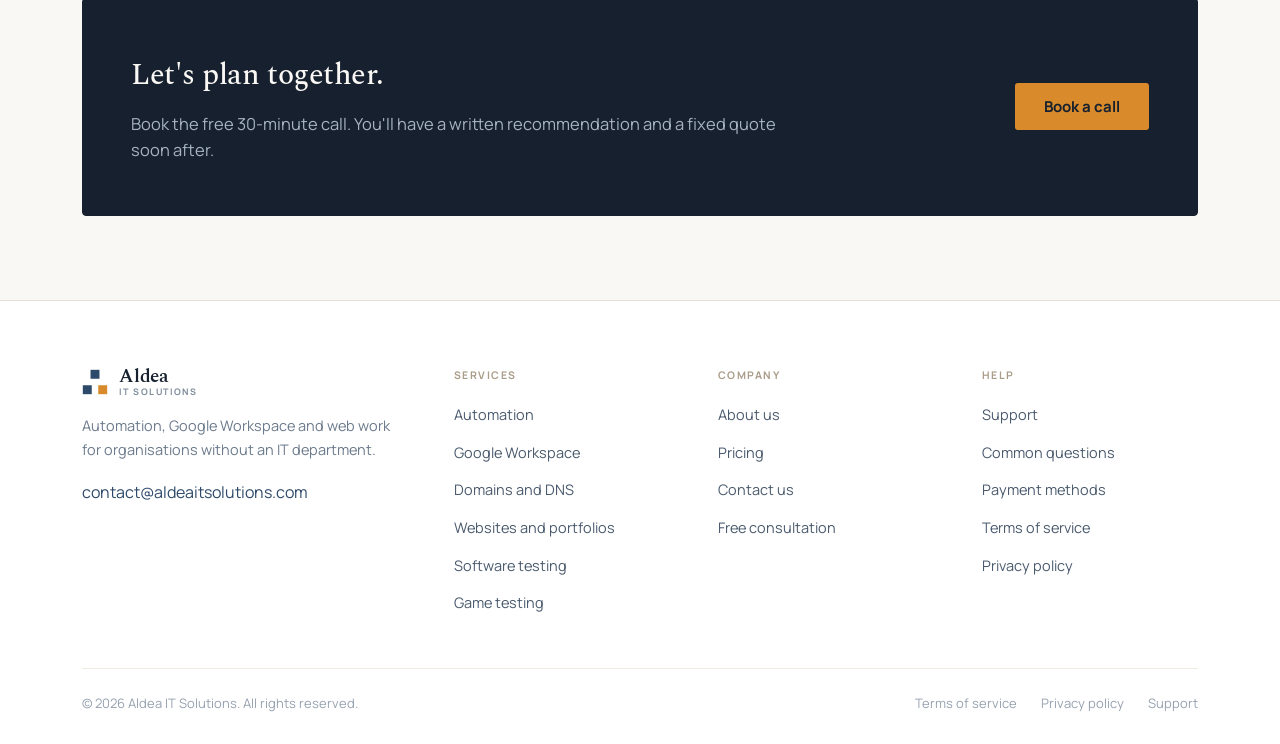
<file: pricing.html>
<!DOCTYPE html>
<html lang="en">
<head>
  <meta charset="utf-8">
  <meta name="viewport" content="width=device-width, initial-scale=1">
  <title>Pricing — Aldea IT Solutions</title>
  <meta name="description" content="No published rate cards. A written scope and a fixed price before any work begins. Four ways to engage us: fixed-scope project, small project, monthly retainer, or annual plan.">
  <link rel="icon" href="assets/favicon.svg" type="image/svg+xml">
  <link rel="preconnect" href="https://fonts.googleapis.com">
  <link rel="preconnect" href="https://fonts.gstatic.com" crossorigin>
  <link href="https://fonts.googleapis.com/css2?family=Manrope:wght@400;500;600;700&family=Spectral:ital,wght@0,400;0,500;0,600;1,400&display=swap" rel="stylesheet">
  <link rel="stylesheet" href="assets/styles.css">
  <link href="https://assets.calendly.com/assets/external/widget.css" rel="stylesheet">
  <script src="https://assets.calendly.com/assets/external/widget.js" type="text/javascript" async></script>
</head>
<body>

  <header class="site-header">
    <div class="wrap site-header__inner">
      <a class="brand" href="index.html" aria-label="Aldea IT Solutions — home">
        <svg class="brand__mark" viewBox="0 0 32 32" fill="none" aria-hidden="true">
          <rect x="10.5" y="1" width="11" height="11" fill="#2E4A6B"/>
          <rect x="1" y="20" width="11" height="11" fill="#2E4A6B"/>
          <rect x="20" y="20" width="11" height="11" fill="#D98A2B"/>
        </svg>
        <span class="brand__text">
          <span class="brand__name">Aldea</span>
          <span class="brand__sub">IT Solutions</span>
        </span>
      </a>
      <button class="nav-toggle" type="button" aria-expanded="false" aria-controls="primary-nav" aria-label="Open menu"><span></span></button>
      <nav class="nav" id="primary-nav" aria-label="Primary">
        <a class="nav__link" href="services.html">Services</a>
        <a class="nav__link" href="pricing.html" aria-current="page">Pricing</a>
        <a class="nav__link" href="about.html">About</a>
        <a class="nav__link" href="support.html">Support</a>
        <a class="nav__link" href="contact.html">Contact</a>
        <a class="nav__cta btn btn--dark btn--sm" href="contact.html" onclick="Calendly.initPopupWidget({url:'https://calendly.com/aldeaitsolutions'});return false;">Free consultation</a>
      </nav>
    </div>
  </header>

  <main>
    <div class="page-head">
      <div class="wrap page-head__inner">
        <p class="eyebrow">Pricing</p>
        <h1 class="page-title">You'll know the number before we start.</h1>
        <p class="page-head__lead">We don't publish rate cards, because a two-day script and a 60-seat migration aren't the same job. What we do commit to is a written scope and a fixed price before any work begins. Four ways to engage us:</p>
      </div>
    </div>

    <section class="section">
      <div class="wrap">
        <div class="models">
          <article class="model">
            <div class="model__tag">Most common</div>
            <div class="model__title">Fixed-scope project</div>
            <p class="model__body">One defined outcome: an automation, a migration, a website. Priced as a single number after the free consultation.</p>
            <ul class="model__points">
              <li><svg width="12" height="12" viewBox="0 0 14 14" fill="none" aria-hidden="true"><path d="M1 7.5L5 11L13 2" stroke="#D98A2B" stroke-width="2"/></svg><span>Written scope before invoicing</span></li>
              <li><svg width="12" height="12" viewBox="0 0 14 14" fill="none" aria-hidden="true"><path d="M1 7.5L5 11L13 2" stroke="#D98A2B" stroke-width="2"/></svg><span>Half up front, half on handover</span></li>
              <li><svg width="12" height="12" viewBox="0 0 14 14" fill="none" aria-hidden="true"><path d="M1 7.5L5 11L13 2" stroke="#D98A2B" stroke-width="2"/></svg><span>30 days of free defect fixes</span></li>
            </ul>
          </article>
          <article class="model">
            <div class="model__tag">Quick turnaround</div>
            <div class="model__title">Small project</div>
            <p class="model__body">One clear deliverable with a deadline we agree on together &mdash; a fix, an audit, a small build. Priced as a single number, not billed by the hour.</p>
            <ul class="model__points">
              <li><svg width="12" height="12" viewBox="0 0 14 14" fill="none" aria-hidden="true"><path d="M1 7.5L5 11L13 2" stroke="#D98A2B" stroke-width="2"/></svg><span>One agreed deadline, not open-ended</span></li>
              <li><svg width="12" height="12" viewBox="0 0 14 14" fill="none" aria-hidden="true"><path d="M1 7.5L5 11L13 2" stroke="#D98A2B" stroke-width="2"/></svg><span>Fixed price, no surprise hours</span></li>
              <li><svg width="12" height="12" viewBox="0 0 14 14" fill="none" aria-hidden="true"><path d="M1 7.5L5 11L13 2" stroke="#D98A2B" stroke-width="2"/></svg><span>Good for quick fixes, audits, one-off builds</span></li>
            </ul>
          </article>
          <article class="model">
            <div class="model__tag">Ongoing</div>
            <div class="model__title">Monthly retainer</div>
            <p class="model__body">A set number of hours each month for changes, admin, monitoring and the small things that keep piling up.</p>
            <ul class="model__points">
              <li><svg width="12" height="12" viewBox="0 0 14 14" fill="none" aria-hidden="true"><path d="M1 7.5L5 11L13 2" stroke="#D98A2B" stroke-width="2"/></svg><span>Priority on support requests</span></li>
              <li><svg width="12" height="12" viewBox="0 0 14 14" fill="none" aria-hidden="true"><path d="M1 7.5L5 11L13 2" stroke="#D98A2B" stroke-width="2"/></svg><span>Rolls into whatever needs doing</span></li>
              <li><svg width="12" height="12" viewBox="0 0 14 14" fill="none" aria-hidden="true"><path d="M1 7.5L5 11L13 2" stroke="#D98A2B" stroke-width="2"/></svg><span>30 days notice to stop, no lock-in</span></li>
            </ul>
          </article>
          <article class="model">
            <div class="model__tag">Best value</div>
            <div class="model__title">Annual plan</div>
            <p class="model__body">Build something with us once, then let us look after it for the year &mdash; updates, small changes and priority support, locked into one price.</p>
            <ul class="model__points">
              <li><svg width="12" height="12" viewBox="0 0 14 14" fill="none" aria-hidden="true"><path d="M1 7.5L5 11L13 2" stroke="#D98A2B" stroke-width="2"/></svg><span>One project + a year of care, bundled</span></li>
              <li><svg width="12" height="12" viewBox="0 0 14 14" fill="none" aria-hidden="true"><path d="M1 7.5L5 11L13 2" stroke="#D98A2B" stroke-width="2"/></svg><span>Works out cheaper than paying monthly</span></li>
              <li><svg width="12" height="12" viewBox="0 0 14 14" fill="none" aria-hidden="true"><path d="M1 7.5L5 11L13 2" stroke="#D98A2B" stroke-width="2"/></svg><span>Same priority support as retainer clients</span></li>
            </ul>
          </article>
        </div>

        <div class="quote-box">
          <h2 class="section-title">How a quote comes together</h2>
          <div class="steps steps--light">
            <div class="step">
              <div class="step__n">01</div>
              <div class="step__title">Free call</div>
              <p class="step__body">30 minutes. We ask what the process actually looks like today.</p>
            </div>
            <div class="step">
              <div class="step__n">02</div>
              <div class="step__title">Recommendation</div>
              <p class="step__body">A short written note on the approach, plus what we would leave alone.</p>
            </div>
            <div class="step">
              <div class="step__n">03</div>
              <div class="step__title">Fixed quote</div>
              <p class="step__body">One number, with assumptions and exclusions spelled out.</p>
            </div>
            <div class="step">
              <div class="step__n">04</div>
              <div class="step__title">Your call</div>
              <p class="step__body">Accept, adjust the scope, or walk away. No follow-up sequence.</p>
            </div>
          </div>
        </div>

        <div class="pay-panel" id="payment">
          <div class="pay-panel__title">How you can pay</div>
          <p class="pay-panel__note">Invoices go out at the milestones set in your written scope. Pay however's easiest:</p>
          <div class="pay-badges">
            <svg class="pay-badge" width="44" height="28" viewBox="0 0 44 28" role="img" aria-label="Visa">
              <rect x="0.5" y="0.5" width="43" height="27" rx="4" fill="#FFFFFF" stroke="#E4DED4"/>
              <text x="22" y="18.5" text-anchor="middle" font-family="Arial, sans-serif" font-style="italic" font-weight="800" font-size="11.5" fill="#1A1F71" letter-spacing="0.3">VISA</text>
            </svg>
            <svg class="pay-badge" width="44" height="28" viewBox="0 0 44 28" role="img" aria-label="Mastercard">
              <rect x="0.5" y="0.5" width="43" height="27" rx="4" fill="#FFFFFF" stroke="#E4DED4"/>
              <circle cx="18" cy="14" r="8" fill="#EB001B"/>
              <circle cx="26" cy="14" r="8" fill="#F79E1B" style="mix-blend-mode:multiply"/>
            </svg>
            <svg class="pay-badge" width="44" height="28" viewBox="0 0 44 28" role="img" aria-label="American Express">
              <rect x="0.5" y="0.5" width="43" height="27" rx="4" fill="#006FCF"/>
              <text x="22" y="17.5" text-anchor="middle" font-family="Arial, sans-serif" font-weight="800" font-size="8.5" fill="#FFFFFF" letter-spacing="0.4">AMEX</text>
            </svg>
            <svg class="pay-badge" width="44" height="28" viewBox="0 0 44 28" role="img" aria-label="QR payment">
              <rect x="0.5" y="0.5" width="43" height="27" rx="4" fill="#FFFFFF" stroke="#E4DED4"/>
              <g transform="translate(12,4)" fill="#16202E">
                <rect x="0" y="0" width="6" height="6"/><rect x="1" y="1" width="4" height="4" fill="#FFFFFF"/><rect x="2" y="2" width="2" height="2"/>
                <rect x="14" y="0" width="6" height="6"/><rect x="15" y="1" width="4" height="4" fill="#FFFFFF"/><rect x="16" y="2" width="2" height="2"/>
                <rect x="0" y="14" width="6" height="6"/><rect x="1" y="15" width="4" height="4" fill="#FFFFFF"/><rect x="2" y="16" width="2" height="2"/>
                <rect x="8" y="1" width="2" height="2"/><rect x="11" y="3" width="1" height="1"/><rect x="8" y="5" width="1" height="1"/>
                <rect x="10" y="8" width="2" height="2"/><rect x="14" y="9" width="2" height="2"/><rect x="17" y="8" width="1" height="1"/><rect x="8" y="9" width="1" height="1"/>
                <rect x="9" y="12" width="1" height="1"/><rect x="12" y="12" width="2" height="2"/><rect x="16" y="13" width="2" height="2"/>
                <rect x="9" y="16" width="2" height="2"/><rect x="13" y="17" width="1" height="1"/><rect x="16" y="17" width="1" height="1"/>
              </g>
            </svg>
          </div>
          <p class="pay-panel__foot">Cards: Visa, Mastercard, American Express &middot; QR: GCash / Maya</p>
        </div>
      </div>
    </section>

    <section class="section" style="padding-top:0">
      <div class="wrap">
        <div class="cta-band cta-band--dark">
          <div>
            <h2 class="cta-band__title">Let's plan together.</h2>
            <p class="cta-band__text">Book the free 30-minute call. You'll have a written recommendation and a fixed quote soon after.</p>
          </div>
          <a class="btn btn--accent" href="contact.html" onclick="Calendly.initPopupWidget({url:'https://calendly.com/aldeaitsolutions'});return false;">Book a call</a>
        </div>
      </div>
    </section>
  </main>

  <footer class="site-footer">
    <div class="wrap">
      <div class="site-footer__grid">
        <div class="foot-brand">
          <div class="foot-brand__row">
            <svg class="brand__mark" viewBox="0 0 32 32" fill="none" aria-hidden="true">
              <rect x="10.5" y="1" width="11" height="11" fill="#2E4A6B"/>
              <rect x="1" y="20" width="11" height="11" fill="#2E4A6B"/>
              <rect x="20" y="20" width="11" height="11" fill="#D98A2B"/>
            </svg>
            <span class="brand__text">
              <span class="brand__name">Aldea</span>
              <span class="brand__sub">IT Solutions</span>
            </span>
          </div>
          <p>Automation, Google Workspace and web work for organisations without an IT department.</p>
          <a href="mailto:contact@aldeaitsolutions.com">contact@aldeaitsolutions.com</a>
        </div>
        <div class="foot-col">
          <div class="foot-col__head">Services</div>
          <ul>
            <li><a href="services.html">Automation</a></li>
            <li><a href="services.html">Google Workspace</a></li>
            <li><a href="services.html">Domains and DNS</a></li>
            <li><a href="services.html">Websites and portfolios</a></li>
            <li><a href="services.html">Software testing</a></li>
            <li><a href="services.html">Game testing</a></li>
          </ul>
        </div>
        <div class="foot-col">
          <div class="foot-col__head">Company</div>
          <ul>
            <li><a href="about.html">About us</a></li>
            <li><a href="pricing.html">Pricing</a></li>
            <li><a href="contact.html">Contact us</a></li>
            <li><a href="contact.html">Free consultation</a></li>
          </ul>
        </div>
        <div class="foot-col">
          <div class="foot-col__head">Help</div>
          <ul>
            <li><a href="support.html">Support</a></li>
            <li><a href="support.html">Common questions</a></li>
            <li><a href="pricing.html#payment">Payment methods</a></li>
            <li><a href="terms.html">Terms of service</a></li>
            <li><a href="privacy.html">Privacy policy</a></li>
          </ul>
        </div>
      </div>
      <div class="foot-bottom">
        <span>&copy; <span data-year>2026</span> Aldea IT Solutions. All rights reserved.</span>
        <div class="foot-bottom__links">
          <a href="terms.html">Terms of service</a>
          <a href="privacy.html">Privacy policy</a>
          <a href="support.html">Support</a>
        </div>
      </div>
    </div>
  </footer>

  <script src="assets/main.js"></script>
</body>
</html>
</file>
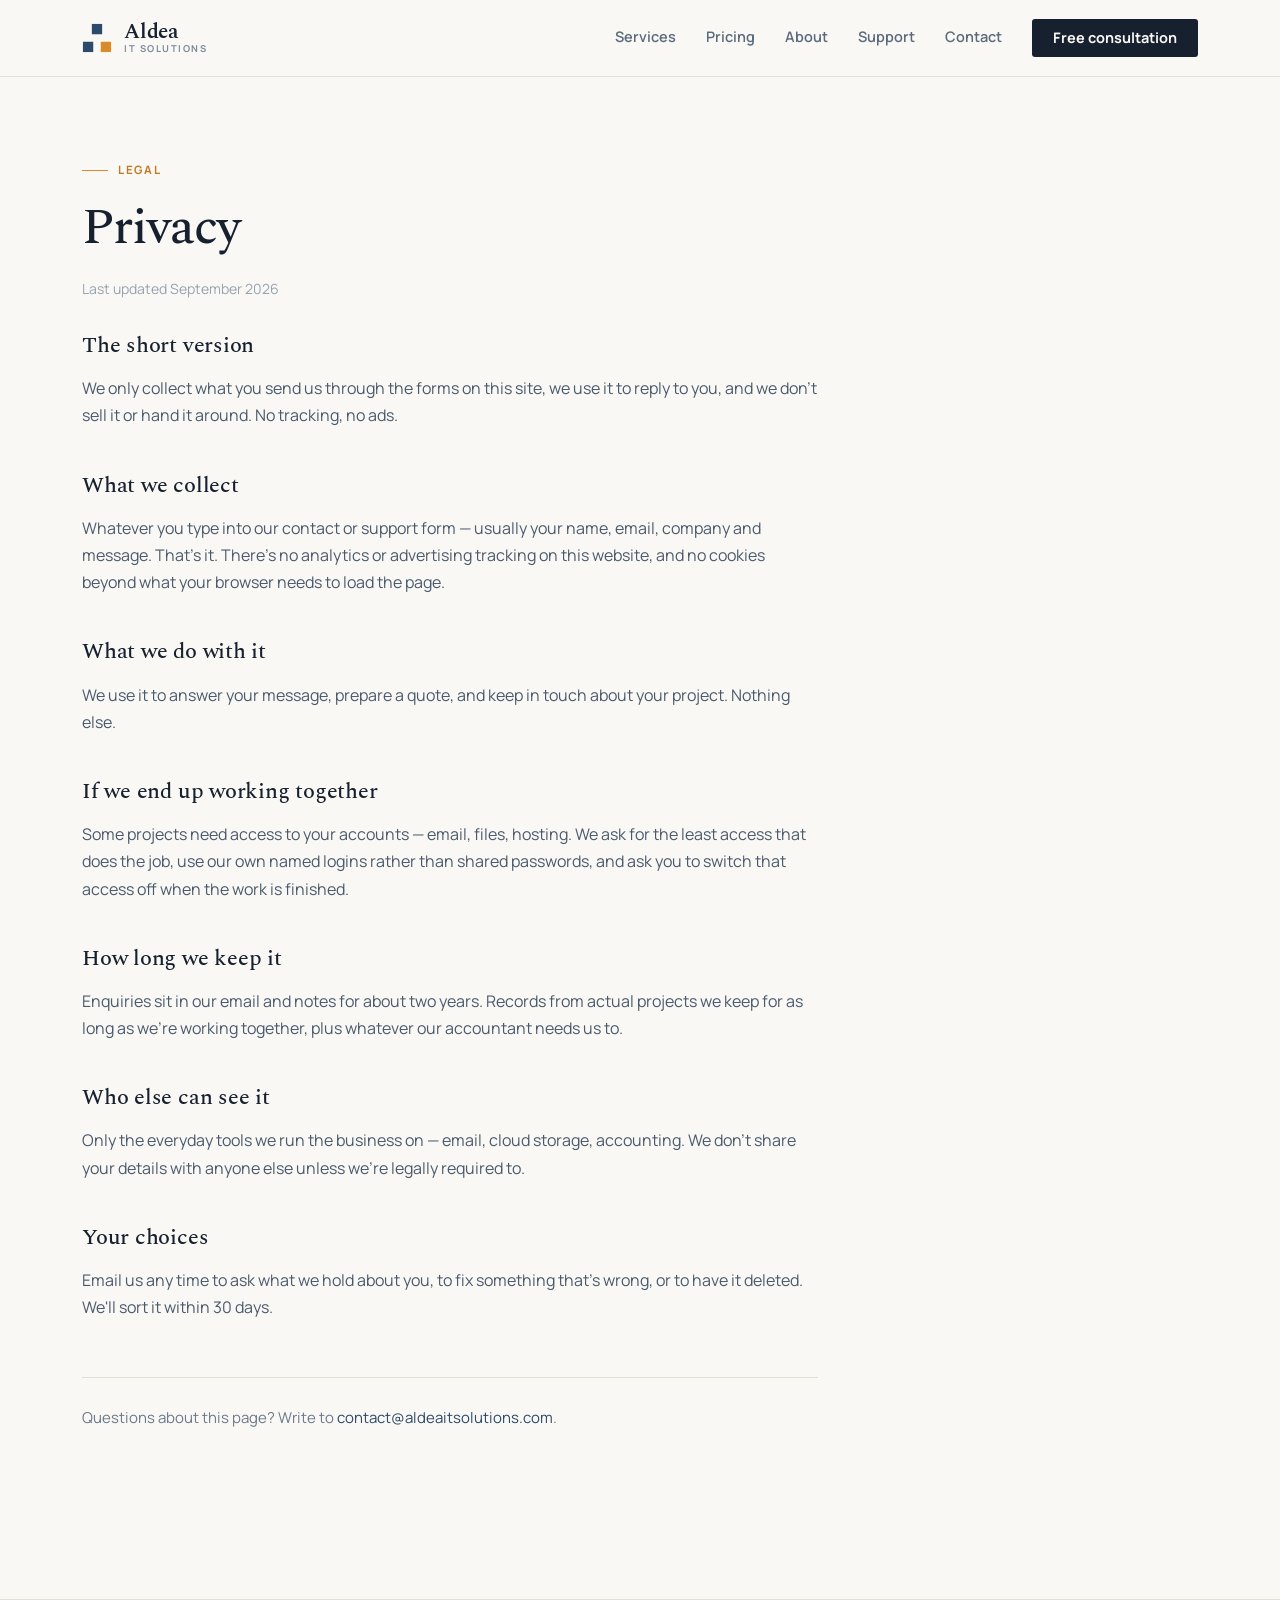
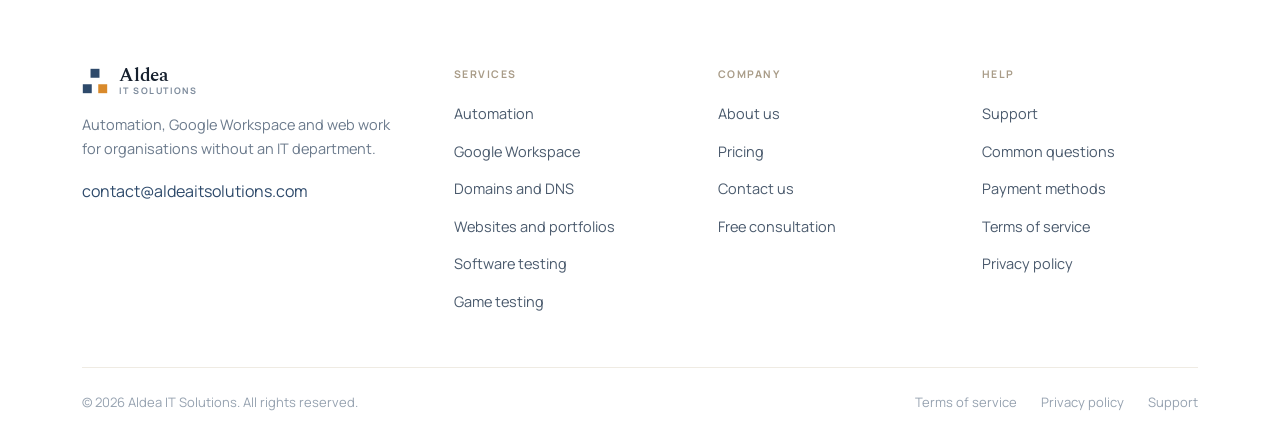
<file: privacy.html>
<!DOCTYPE html>
<html lang="en">
<head>
  <meta charset="utf-8">
  <meta name="viewport" content="width=device-width, initial-scale=1">
  <title>Privacy policy — Aldea IT Solutions</title>
  <meta name="description" content="What Aldea IT Solutions collects from this website, why, and your choices. No tracking, no ads.">
  <meta name="robots" content="noindex">
  <link rel="icon" href="assets/favicon.svg" type="image/svg+xml">
  <link rel="preconnect" href="https://fonts.googleapis.com">
  <link rel="preconnect" href="https://fonts.gstatic.com" crossorigin>
  <link href="https://fonts.googleapis.com/css2?family=Manrope:wght@400;500;600;700&family=Spectral:ital,wght@0,400;0,500;0,600;1,400&display=swap" rel="stylesheet">
  <link rel="stylesheet" href="assets/styles.css">
  <link href="https://assets.calendly.com/assets/external/widget.css" rel="stylesheet">
  <script src="https://assets.calendly.com/assets/external/widget.js" type="text/javascript" async></script>
</head>
<body>

  <header class="site-header">
    <div class="wrap site-header__inner">
      <a class="brand" href="index.html" aria-label="Aldea IT Solutions — home">
        <svg class="brand__mark" viewBox="0 0 32 32" fill="none" aria-hidden="true">
          <rect x="10.5" y="1" width="11" height="11" fill="#2E4A6B"/>
          <rect x="1" y="20" width="11" height="11" fill="#2E4A6B"/>
          <rect x="20" y="20" width="11" height="11" fill="#D98A2B"/>
        </svg>
        <span class="brand__text">
          <span class="brand__name">Aldea</span>
          <span class="brand__sub">IT Solutions</span>
        </span>
      </a>
      <button class="nav-toggle" type="button" aria-expanded="false" aria-controls="primary-nav" aria-label="Open menu"><span></span></button>
      <nav class="nav" id="primary-nav" aria-label="Primary">
        <a class="nav__link" href="services.html">Services</a>
        <a class="nav__link" href="pricing.html">Pricing</a>
        <a class="nav__link" href="about.html">About</a>
        <a class="nav__link" href="support.html">Support</a>
        <a class="nav__link" href="contact.html">Contact</a>
        <a class="nav__cta btn btn--dark btn--sm" href="contact.html" onclick="Calendly.initPopupWidget({url:'https://calendly.com/aldeaitsolutions'});return false;">Free consultation</a>
      </nav>
    </div>
  </header>

  <main>
    <div class="page-head">
      <div class="wrap">
        <div class="legal">
          <p class="eyebrow">Legal</p>
          <h1 class="page-title">Privacy</h1>
          <p class="legal__updated">Last updated September 2026</p>
          <div class="legal__sections">
            <div>
              <h2>The short version</h2>
              <p>We only collect what you send us through the forms on this site, we use it to reply to you, and we don't sell it or hand it around. No tracking, no ads.</p>
            </div>
            <div>
              <h2>What we collect</h2>
              <p>Whatever you type into our contact or support form &mdash; usually your name, email, company and message. That's it. There's no analytics or advertising tracking on this website, and no cookies beyond what your browser needs to load the page.</p>
            </div>
            <div>
              <h2>What we do with it</h2>
              <p>We use it to answer your message, prepare a quote, and keep in touch about your project. Nothing else.</p>
            </div>
            <div>
              <h2>If we end up working together</h2>
              <p>Some projects need access to your accounts &mdash; email, files, hosting. We ask for the least access that does the job, use our own named logins rather than shared passwords, and ask you to switch that access off when the work is finished.</p>
            </div>
            <div>
              <h2>How long we keep it</h2>
              <p>Enquiries sit in our email and notes for about two years. Records from actual projects we keep for as long as we're working together, plus whatever our accountant needs us to.</p>
            </div>
            <div>
              <h2>Who else can see it</h2>
              <p>Only the everyday tools we run the business on &mdash; email, cloud storage, accounting. We don't share your details with anyone else unless we're legally required to.</p>
            </div>
            <div>
              <h2>Your choices</h2>
              <p>Email us any time to ask what we hold about you, to fix something that's wrong, or to have it deleted. We'll sort it within 30 days.</p>
            </div>
          </div>
          <div class="legal__foot">Questions about this page? Write to <a href="mailto:contact@aldeaitsolutions.com">contact@aldeaitsolutions.com</a>.</div>
        </div>
      </div>
    </div>
    <div class="section"></div>
  </main>

  <footer class="site-footer">
    <div class="wrap">
      <div class="site-footer__grid">
        <div class="foot-brand">
          <div class="foot-brand__row">
            <svg class="brand__mark" viewBox="0 0 32 32" fill="none" aria-hidden="true">
              <rect x="10.5" y="1" width="11" height="11" fill="#2E4A6B"/>
              <rect x="1" y="20" width="11" height="11" fill="#2E4A6B"/>
              <rect x="20" y="20" width="11" height="11" fill="#D98A2B"/>
            </svg>
            <span class="brand__text">
              <span class="brand__name">Aldea</span>
              <span class="brand__sub">IT Solutions</span>
            </span>
          </div>
          <p>Automation, Google Workspace and web work for organisations without an IT department.</p>
          <a href="mailto:contact@aldeaitsolutions.com">contact@aldeaitsolutions.com</a>
        </div>
        <div class="foot-col">
          <div class="foot-col__head">Services</div>
          <ul>
            <li><a href="services.html">Automation</a></li>
            <li><a href="services.html">Google Workspace</a></li>
            <li><a href="services.html">Domains and DNS</a></li>
            <li><a href="services.html">Websites and portfolios</a></li>
            <li><a href="services.html">Software testing</a></li>
            <li><a href="services.html">Game testing</a></li>
          </ul>
        </div>
        <div class="foot-col">
          <div class="foot-col__head">Company</div>
          <ul>
            <li><a href="about.html">About us</a></li>
            <li><a href="pricing.html">Pricing</a></li>
            <li><a href="contact.html">Contact us</a></li>
            <li><a href="contact.html">Free consultation</a></li>
          </ul>
        </div>
        <div class="foot-col">
          <div class="foot-col__head">Help</div>
          <ul>
            <li><a href="support.html">Support</a></li>
            <li><a href="support.html">Common questions</a></li>
            <li><a href="pricing.html#payment">Payment methods</a></li>
            <li><a href="terms.html">Terms of service</a></li>
            <li><a href="privacy.html">Privacy policy</a></li>
          </ul>
        </div>
      </div>
      <div class="foot-bottom">
        <span>&copy; <span data-year>2026</span> Aldea IT Solutions. All rights reserved.</span>
        <div class="foot-bottom__links">
          <a href="terms.html">Terms of service</a>
          <a href="privacy.html">Privacy policy</a>
          <a href="support.html">Support</a>
        </div>
      </div>
    </div>
  </footer>

  <script src="assets/main.js"></script>
</body>
</html>
</file>
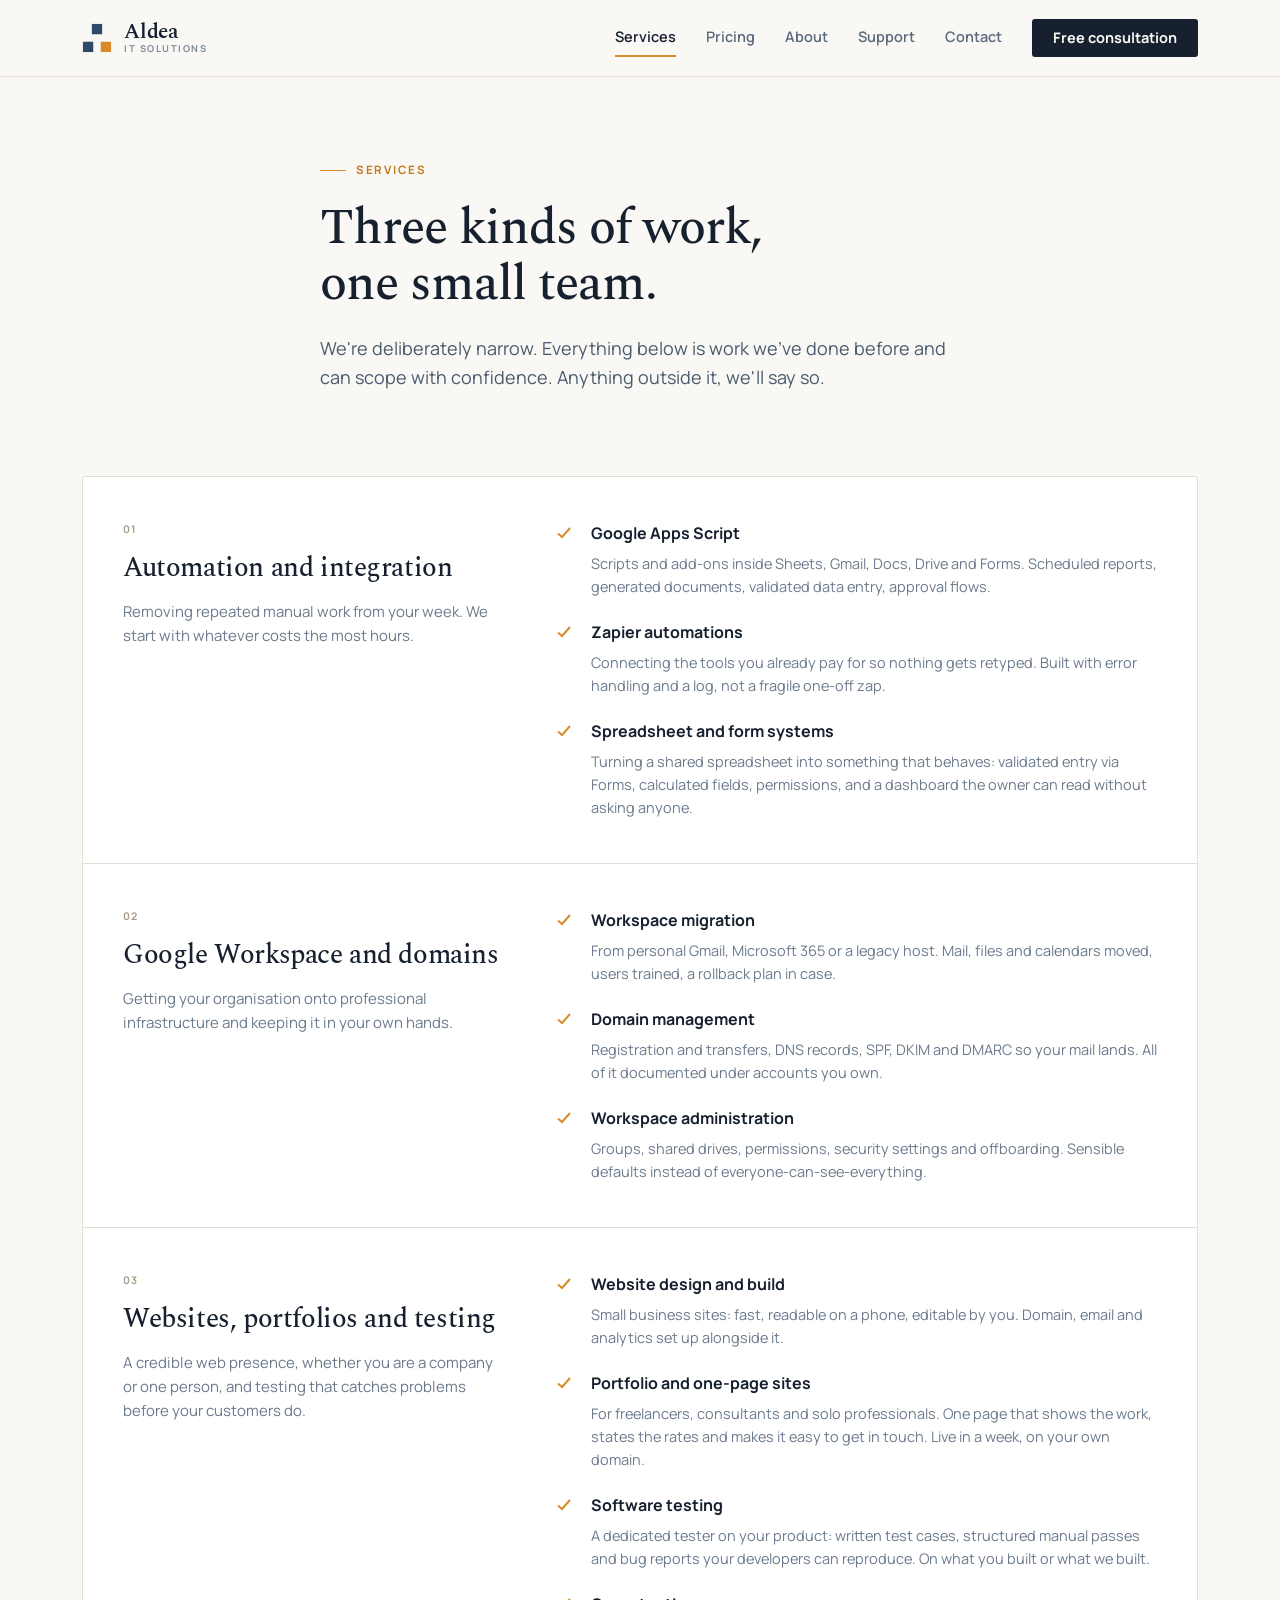
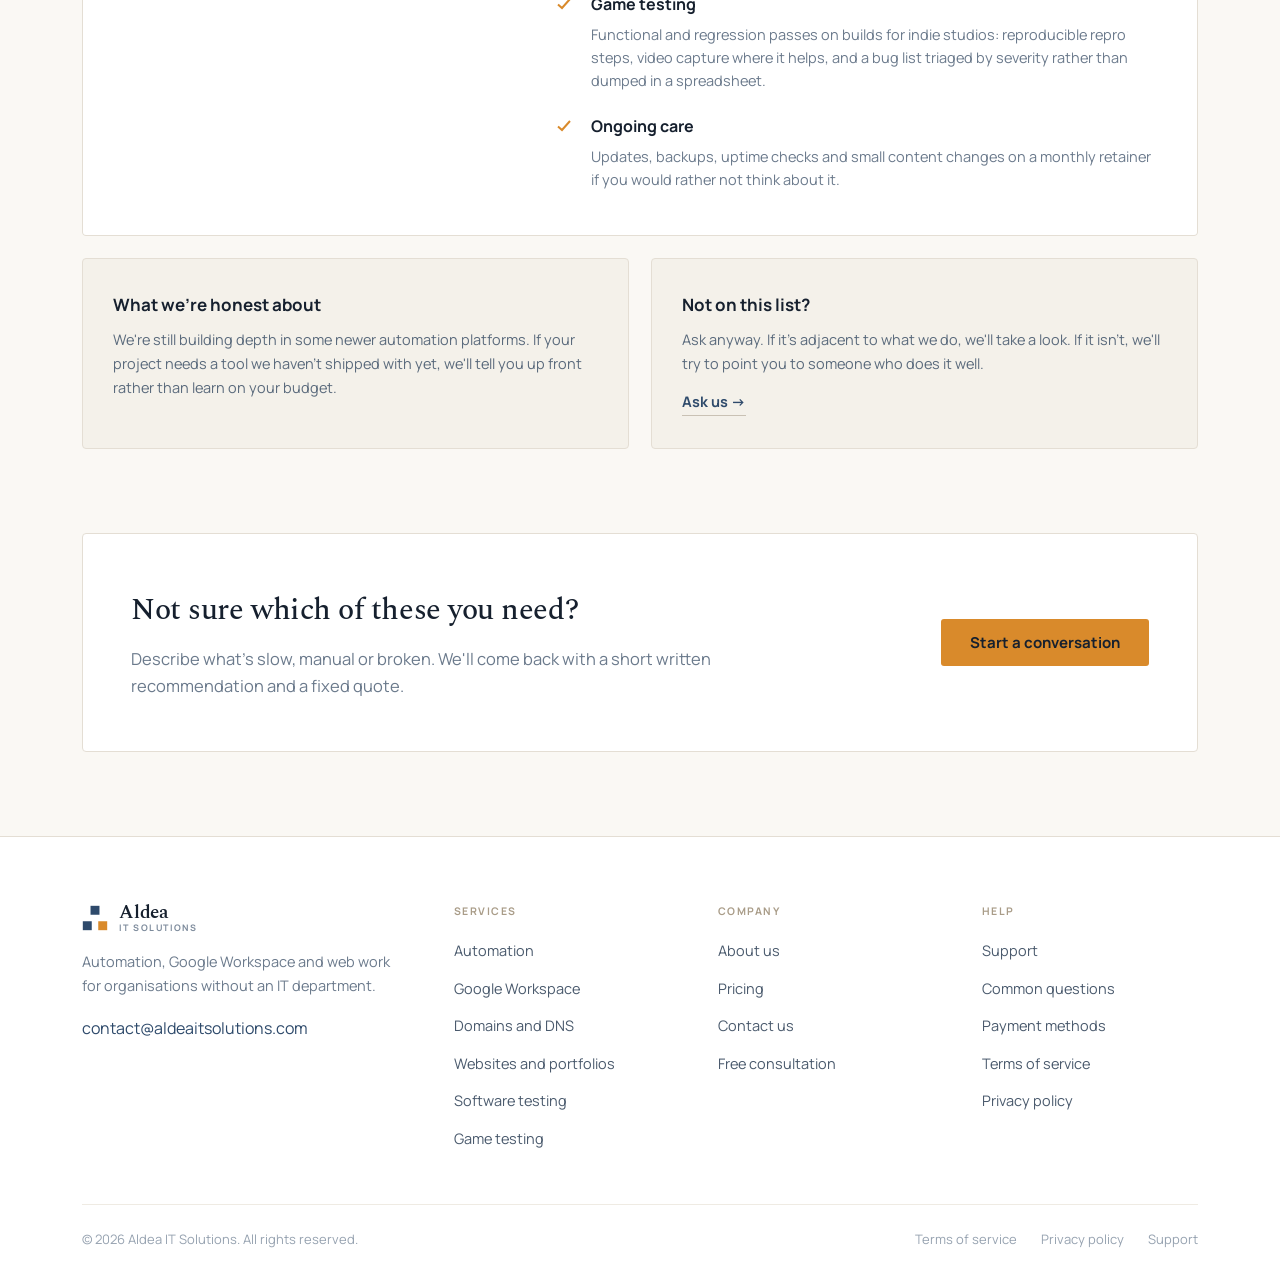
<file: services.html>
<!DOCTYPE html>
<html lang="en">
<head>
  <meta charset="utf-8">
  <meta name="viewport" content="width=device-width, initial-scale=1">
  <title>Services — Aldea IT Solutions</title>
  <meta name="description" content="Three kinds of work, one small team: automation and integration, Google Workspace and domains, and websites, portfolios and testing.">
  <link rel="icon" href="assets/favicon.svg" type="image/svg+xml">
  <link rel="preconnect" href="https://fonts.googleapis.com">
  <link rel="preconnect" href="https://fonts.gstatic.com" crossorigin>
  <link href="https://fonts.googleapis.com/css2?family=Manrope:wght@400;500;600;700&family=Spectral:ital,wght@0,400;0,500;0,600;1,400&display=swap" rel="stylesheet">
  <link rel="stylesheet" href="assets/styles.css">
  <link href="https://assets.calendly.com/assets/external/widget.css" rel="stylesheet">
  <script src="https://assets.calendly.com/assets/external/widget.js" type="text/javascript" async></script>
</head>
<body>

  <header class="site-header">
    <div class="wrap site-header__inner">
      <a class="brand" href="index.html" aria-label="Aldea IT Solutions — home">
        <svg class="brand__mark" viewBox="0 0 32 32" fill="none" aria-hidden="true">
          <rect x="10.5" y="1" width="11" height="11" fill="#2E4A6B"/>
          <rect x="1" y="20" width="11" height="11" fill="#2E4A6B"/>
          <rect x="20" y="20" width="11" height="11" fill="#D98A2B"/>
        </svg>
        <span class="brand__text">
          <span class="brand__name">Aldea</span>
          <span class="brand__sub">IT Solutions</span>
        </span>
      </a>
      <button class="nav-toggle" type="button" aria-expanded="false" aria-controls="primary-nav" aria-label="Open menu"><span></span></button>
      <nav class="nav" id="primary-nav" aria-label="Primary">
        <a class="nav__link" href="services.html" aria-current="page">Services</a>
        <a class="nav__link" href="pricing.html">Pricing</a>
        <a class="nav__link" href="about.html">About</a>
        <a class="nav__link" href="support.html">Support</a>
        <a class="nav__link" href="contact.html">Contact</a>
        <a class="nav__cta btn btn--dark btn--sm" href="contact.html" onclick="Calendly.initPopupWidget({url:'https://calendly.com/aldeaitsolutions'});return false;">Free consultation</a>
      </nav>
    </div>
  </header>

  <main>
    <div class="page-head">
      <div class="wrap page-head__inner">
        <p class="eyebrow">Services</p>
        <h1 class="page-title">Three kinds of work, one small team.</h1>
        <p class="page-head__lead">We're deliberately narrow. Everything below is work we've done before and can scope with confidence. Anything outside it, we'll say so.</p>
      </div>
    </div>

    <section class="section">
      <div class="wrap">
        <div class="pillars">

          <article class="pillar">
            <div>
              <div class="pillar__num">01</div>
              <h2 class="pillar__title">Automation and integration</h2>
              <p class="pillar__intro">Removing repeated manual work from your week. We start with whatever costs the most hours.</p>
            </div>
            <div class="pillar__items">
              <div class="pillar__item">
                <svg width="14" height="14" viewBox="0 0 14 14" fill="none" aria-hidden="true"><path d="M1 7.5L5 11L13 2" stroke="#D98A2B" stroke-width="2"/></svg>
                <div><b>Google Apps Script</b><p>Scripts and add-ons inside Sheets, Gmail, Docs, Drive and Forms. Scheduled reports, generated documents, validated data entry, approval flows.</p></div>
              </div>
              <div class="pillar__item">
                <svg width="14" height="14" viewBox="0 0 14 14" fill="none" aria-hidden="true"><path d="M1 7.5L5 11L13 2" stroke="#D98A2B" stroke-width="2"/></svg>
                <div><b>Zapier automations</b><p>Connecting the tools you already pay for so nothing gets retyped. Built with error handling and a log, not a fragile one-off zap.</p></div>
              </div>
              <div class="pillar__item">
                <svg width="14" height="14" viewBox="0 0 14 14" fill="none" aria-hidden="true"><path d="M1 7.5L5 11L13 2" stroke="#D98A2B" stroke-width="2"/></svg>
                <div><b>Spreadsheet and form systems</b><p>Turning a shared spreadsheet into something that behaves: validated entry via Forms, calculated fields, permissions, and a dashboard the owner can read without asking anyone.</p></div>
              </div>
            </div>
          </article>

          <article class="pillar">
            <div>
              <div class="pillar__num">02</div>
              <h2 class="pillar__title">Google Workspace and domains</h2>
              <p class="pillar__intro">Getting your organisation onto professional infrastructure and keeping it in your own hands.</p>
            </div>
            <div class="pillar__items">
              <div class="pillar__item">
                <svg width="14" height="14" viewBox="0 0 14 14" fill="none" aria-hidden="true"><path d="M1 7.5L5 11L13 2" stroke="#D98A2B" stroke-width="2"/></svg>
                <div><b>Workspace migration</b><p>From personal Gmail, Microsoft 365 or a legacy host. Mail, files and calendars moved, users trained, a rollback plan in case.</p></div>
              </div>
              <div class="pillar__item">
                <svg width="14" height="14" viewBox="0 0 14 14" fill="none" aria-hidden="true"><path d="M1 7.5L5 11L13 2" stroke="#D98A2B" stroke-width="2"/></svg>
                <div><b>Domain management</b><p>Registration and transfers, DNS records, SPF, DKIM and DMARC so your mail lands. All of it documented under accounts you own.</p></div>
              </div>
              <div class="pillar__item">
                <svg width="14" height="14" viewBox="0 0 14 14" fill="none" aria-hidden="true"><path d="M1 7.5L5 11L13 2" stroke="#D98A2B" stroke-width="2"/></svg>
                <div><b>Workspace administration</b><p>Groups, shared drives, permissions, security settings and offboarding. Sensible defaults instead of everyone-can-see-everything.</p></div>
              </div>
            </div>
          </article>

          <article class="pillar">
            <div>
              <div class="pillar__num">03</div>
              <h2 class="pillar__title">Websites, portfolios and testing</h2>
              <p class="pillar__intro">A credible web presence, whether you are a company or one person, and testing that catches problems before your customers do.</p>
            </div>
            <div class="pillar__items">
              <div class="pillar__item">
                <svg width="14" height="14" viewBox="0 0 14 14" fill="none" aria-hidden="true"><path d="M1 7.5L5 11L13 2" stroke="#D98A2B" stroke-width="2"/></svg>
                <div><b>Website design and build</b><p>Small business sites: fast, readable on a phone, editable by you. Domain, email and analytics set up alongside it.</p></div>
              </div>
              <div class="pillar__item">
                <svg width="14" height="14" viewBox="0 0 14 14" fill="none" aria-hidden="true"><path d="M1 7.5L5 11L13 2" stroke="#D98A2B" stroke-width="2"/></svg>
                <div><b>Portfolio and one-page sites</b><p>For freelancers, consultants and solo professionals. One page that shows the work, states the rates and makes it easy to get in touch. Live in a week, on your own domain.</p></div>
              </div>
              <div class="pillar__item">
                <svg width="14" height="14" viewBox="0 0 14 14" fill="none" aria-hidden="true"><path d="M1 7.5L5 11L13 2" stroke="#D98A2B" stroke-width="2"/></svg>
                <div><b>Software testing</b><p>A dedicated tester on your product: written test cases, structured manual passes and bug reports your developers can reproduce. On what you built or what we built.</p></div>
              </div>
              <div class="pillar__item">
                <svg width="14" height="14" viewBox="0 0 14 14" fill="none" aria-hidden="true"><path d="M1 7.5L5 11L13 2" stroke="#D98A2B" stroke-width="2"/></svg>
                <div><b>Game testing</b><p>Functional and regression passes on builds for indie studios: reproducible repro steps, video capture where it helps, and a bug list triaged by severity rather than dumped in a spreadsheet.</p></div>
              </div>
              <div class="pillar__item">
                <svg width="14" height="14" viewBox="0 0 14 14" fill="none" aria-hidden="true"><path d="M1 7.5L5 11L13 2" stroke="#D98A2B" stroke-width="2"/></svg>
                <div><b>Ongoing care</b><p>Updates, backups, uptime checks and small content changes on a monthly retainer if you would rather not think about it.</p></div>
              </div>
            </div>
          </article>

        </div>

        <div class="note-cards">
          <div class="note-card">
            <b>What we're honest about</b>
            <p>We're still building depth in some newer automation platforms. If your project needs a tool we haven't shipped with yet, we'll tell you up front rather than learn on your budget.</p>
          </div>
          <div class="note-card">
            <b>Not on this list?</b>
            <p>Ask anyway. If it's adjacent to what we do, we'll take a look. If it isn't, we'll try to point you to someone who does it well.</p>
            <a class="link-arrow" href="contact.html">Ask us &rarr;</a>
          </div>
        </div>
      </div>
    </section>

    <section class="section" style="padding-top:0">
      <div class="wrap">
        <div class="cta-band">
          <div>
            <h2 class="cta-band__title">Not sure which of these you need?</h2>
            <p class="cta-band__text">Describe what's slow, manual or broken. We'll come back with a short written recommendation and a fixed quote.</p>
          </div>
          <a class="btn btn--accent" href="contact.html">Start a conversation</a>
        </div>
      </div>
    </section>
  </main>

  <footer class="site-footer">
    <div class="wrap">
      <div class="site-footer__grid">
        <div class="foot-brand">
          <div class="foot-brand__row">
            <svg class="brand__mark" viewBox="0 0 32 32" fill="none" aria-hidden="true">
              <rect x="10.5" y="1" width="11" height="11" fill="#2E4A6B"/>
              <rect x="1" y="20" width="11" height="11" fill="#2E4A6B"/>
              <rect x="20" y="20" width="11" height="11" fill="#D98A2B"/>
            </svg>
            <span class="brand__text">
              <span class="brand__name">Aldea</span>
              <span class="brand__sub">IT Solutions</span>
            </span>
          </div>
          <p>Automation, Google Workspace and web work for organisations without an IT department.</p>
          <a href="mailto:contact@aldeaitsolutions.com">contact@aldeaitsolutions.com</a>
        </div>
        <div class="foot-col">
          <div class="foot-col__head">Services</div>
          <ul>
            <li><a href="services.html">Automation</a></li>
            <li><a href="services.html">Google Workspace</a></li>
            <li><a href="services.html">Domains and DNS</a></li>
            <li><a href="services.html">Websites and portfolios</a></li>
            <li><a href="services.html">Software testing</a></li>
            <li><a href="services.html">Game testing</a></li>
          </ul>
        </div>
        <div class="foot-col">
          <div class="foot-col__head">Company</div>
          <ul>
            <li><a href="about.html">About us</a></li>
            <li><a href="pricing.html">Pricing</a></li>
            <li><a href="contact.html">Contact us</a></li>
            <li><a href="contact.html">Free consultation</a></li>
          </ul>
        </div>
        <div class="foot-col">
          <div class="foot-col__head">Help</div>
          <ul>
            <li><a href="support.html">Support</a></li>
            <li><a href="support.html">Common questions</a></li>
            <li><a href="pricing.html#payment">Payment methods</a></li>
            <li><a href="terms.html">Terms of service</a></li>
            <li><a href="privacy.html">Privacy policy</a></li>
          </ul>
        </div>
      </div>
      <div class="foot-bottom">
        <span>&copy; <span data-year>2026</span> Aldea IT Solutions. All rights reserved.</span>
        <div class="foot-bottom__links">
          <a href="terms.html">Terms of service</a>
          <a href="privacy.html">Privacy policy</a>
          <a href="support.html">Support</a>
        </div>
      </div>
    </div>
  </footer>

  <script src="assets/main.js"></script>
</body>
</html>
</file>
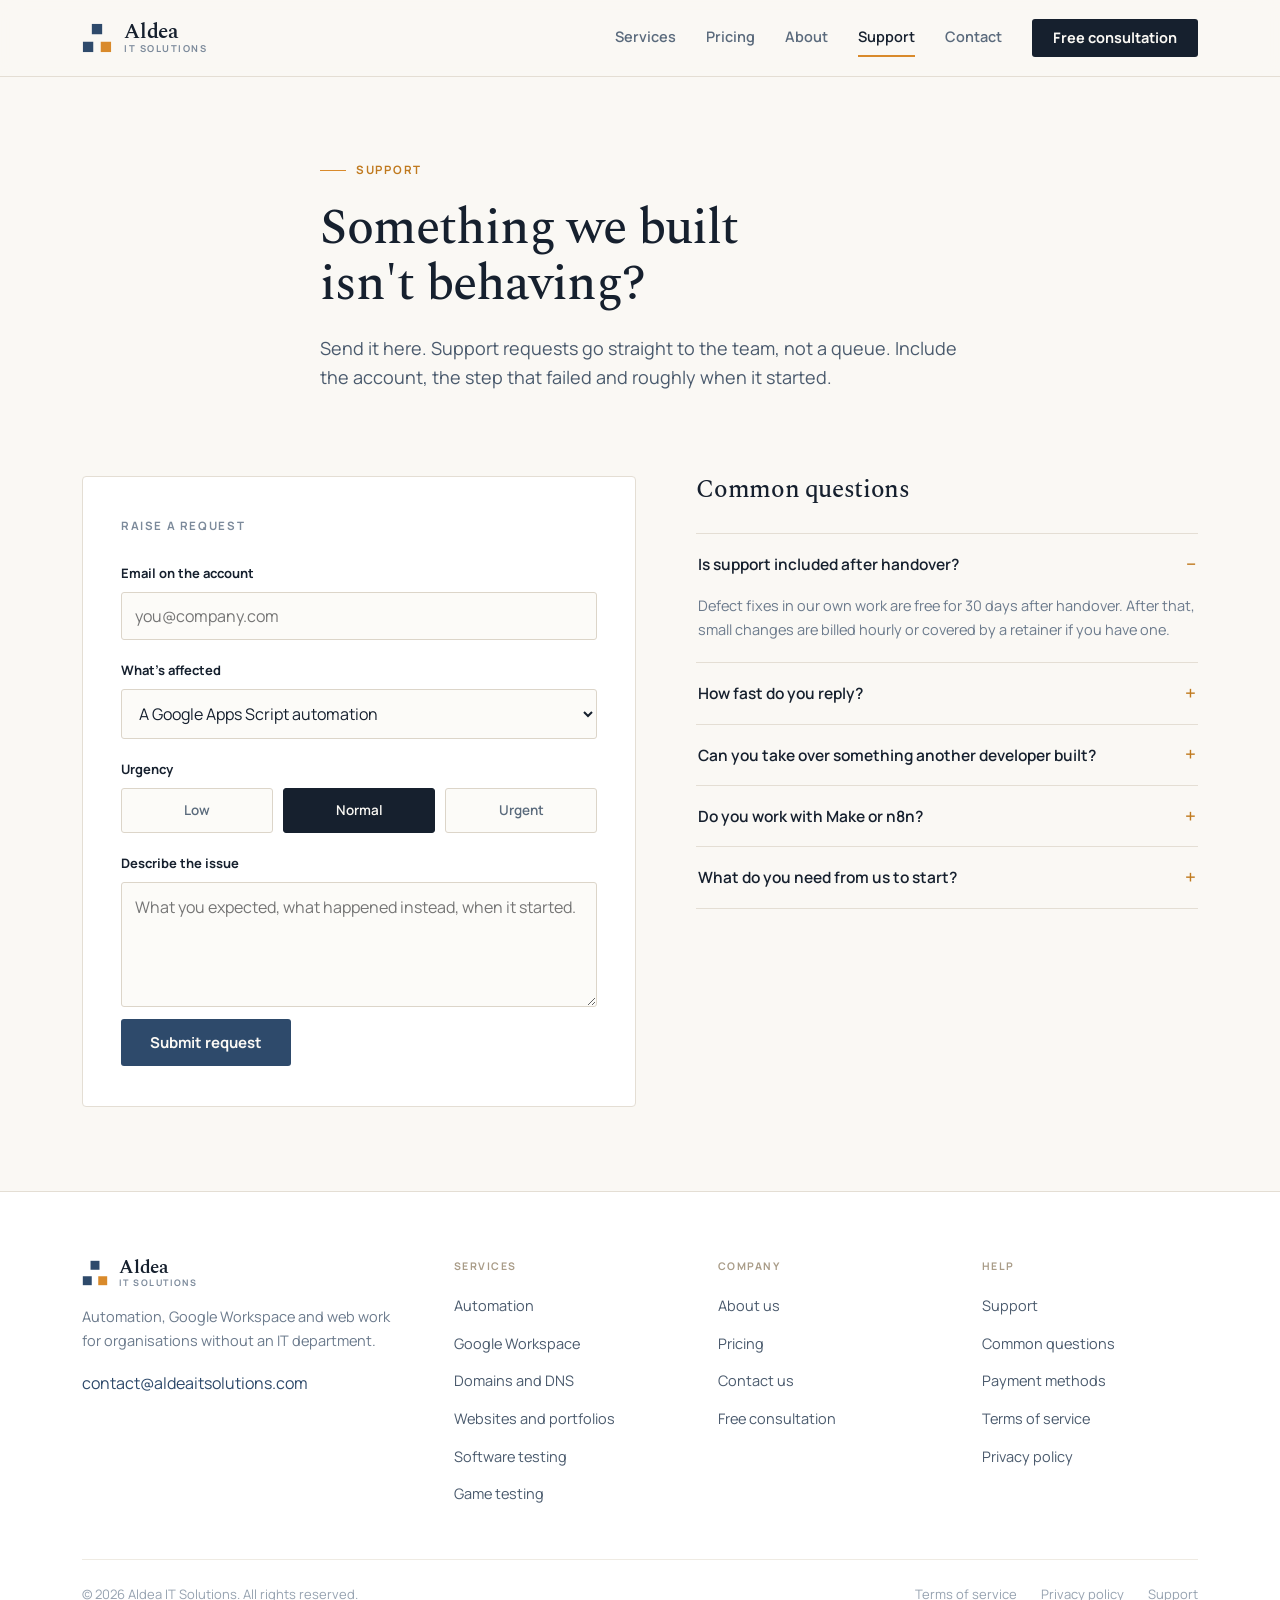
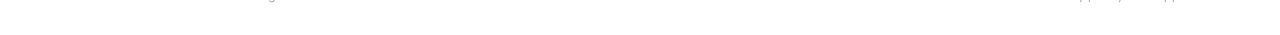
<file: support.html>
<!DOCTYPE html>
<html lang="en">
<head>
  <meta charset="utf-8">
  <meta name="viewport" content="width=device-width, initial-scale=1">
  <title>Support — Aldea IT Solutions</title>
  <meta name="description" content="Something we built isn't behaving? Send it here. Support requests go straight to the team, not a queue.">
  <link rel="icon" href="assets/favicon.svg" type="image/svg+xml">
  <link rel="preconnect" href="https://fonts.googleapis.com">
  <link rel="preconnect" href="https://fonts.gstatic.com" crossorigin>
  <link href="https://fonts.googleapis.com/css2?family=Manrope:wght@400;500;600;700&family=Spectral:ital,wght@0,400;0,500;0,600;1,400&display=swap" rel="stylesheet">
  <link rel="stylesheet" href="assets/styles.css">
  <link href="https://assets.calendly.com/assets/external/widget.css" rel="stylesheet">
  <script src="https://assets.calendly.com/assets/external/widget.js" type="text/javascript" async></script>
</head>
<body>

  <header class="site-header">
    <div class="wrap site-header__inner">
      <a class="brand" href="index.html" aria-label="Aldea IT Solutions — home">
        <svg class="brand__mark" viewBox="0 0 32 32" fill="none" aria-hidden="true">
          <rect x="10.5" y="1" width="11" height="11" fill="#2E4A6B"/>
          <rect x="1" y="20" width="11" height="11" fill="#2E4A6B"/>
          <rect x="20" y="20" width="11" height="11" fill="#D98A2B"/>
        </svg>
        <span class="brand__text">
          <span class="brand__name">Aldea</span>
          <span class="brand__sub">IT Solutions</span>
        </span>
      </a>
      <button class="nav-toggle" type="button" aria-expanded="false" aria-controls="primary-nav" aria-label="Open menu"><span></span></button>
      <nav class="nav" id="primary-nav" aria-label="Primary">
        <a class="nav__link" href="services.html">Services</a>
        <a class="nav__link" href="pricing.html">Pricing</a>
        <a class="nav__link" href="about.html">About</a>
        <a class="nav__link" href="support.html" aria-current="page">Support</a>
        <a class="nav__link" href="contact.html">Contact</a>
        <a class="nav__cta btn btn--dark btn--sm" href="contact.html" onclick="Calendly.initPopupWidget({url:'https://calendly.com/aldeaitsolutions'});return false;">Free consultation</a>
      </nav>
    </div>
  </header>

  <main>
    <div class="page-head">
      <div class="wrap page-head__inner">
        <p class="eyebrow">Support</p>
        <h1 class="page-title">Something we built isn't behaving?</h1>
        <p class="page-head__lead">Send it here. Support requests go straight to the team, not a queue. Include the account, the step that failed and roughly when it started.</p>
      </div>
    </div>

    <section class="section">
      <div class="wrap support-grid">
        <div class="form-card">
          <div class="form-card__head">Raise a request</div>
          <form name="support" method="POST" data-netlify="true" netlify-honeypot="bot-field" action="/thanks.html">
            <input type="hidden" name="form-name" value="support">
            <p class="form-hp">
              <label>Leave this empty: <input name="bot-field"></label>
            </p>

            <label class="field">
              <span>Email on the account</span>
              <input type="email" name="email" placeholder="you@company.com" required autocomplete="email">
            </label>

            <label class="field">
              <span>What's affected</span>
              <select name="area">
                <option>A Google Apps Script automation</option>
                <option>A Zapier workflow</option>
                <option>Google Workspace or email</option>
                <option>Domain or DNS</option>
                <option>Our website</option>
                <option>Not sure</option>
              </select>
            </label>

            <div class="field">
              <span>Urgency</span>
              <div class="seg" role="radiogroup" aria-label="Urgency">
                <input type="radio" id="u-low" name="urgency" value="Low">
                <label for="u-low">Low</label>
                <input type="radio" id="u-normal" name="urgency" value="Normal" checked>
                <label for="u-normal">Normal</label>
                <input type="radio" id="u-urgent" name="urgency" value="Urgent">
                <label for="u-urgent">Urgent</label>
              </div>
            </div>

            <label class="field field--last">
              <span>Describe the issue</span>
              <textarea name="detail" rows="4" placeholder="What you expected, what happened instead, when it started." required></textarea>
            </label>

            <div class="form-foot">
              <button type="submit" class="btn btn--primary">Submit request</button>
            </div>
          </form>
        </div>

        <div>
          <h2 class="section-title" style="font-size:25px;margin-bottom:28px">Common questions</h2>
          <div class="faq">
            <details open>
              <summary>Is support included after handover?</summary>
              <p>Defect fixes in our own work are free for 30 days after handover. After that, small changes are billed hourly or covered by a retainer if you have one.</p>
            </details>
            <details>
              <summary>How fast do you reply?</summary>
              <p>Enquiries and normal support get an answer within one business day. Anything you mark urgent gets looked at the same working day.</p>
            </details>
            <details>
              <summary>Can you take over something another developer built?</summary>
              <p>Often yes, if the code or configuration is accessible and readable. We start with a short paid review so nobody guesses at the cost.</p>
            </details>
            <details>
              <summary>Do you work with Make or n8n?</summary>
              <p>Not yet. We have not shipped production work on those platforms, so we do not sell them. We build on Google Apps Script and Zapier, which we know well.</p>
            </details>
            <details>
              <summary>What do you need from us to start?</summary>
              <p>A short description of the problem, access to the relevant accounts, and one person who can approve decisions.</p>
            </details>
          </div>
        </div>
      </div>
    </section>
  </main>

  <footer class="site-footer">
    <div class="wrap">
      <div class="site-footer__grid">
        <div class="foot-brand">
          <div class="foot-brand__row">
            <svg class="brand__mark" viewBox="0 0 32 32" fill="none" aria-hidden="true">
              <rect x="10.5" y="1" width="11" height="11" fill="#2E4A6B"/>
              <rect x="1" y="20" width="11" height="11" fill="#2E4A6B"/>
              <rect x="20" y="20" width="11" height="11" fill="#D98A2B"/>
            </svg>
            <span class="brand__text">
              <span class="brand__name">Aldea</span>
              <span class="brand__sub">IT Solutions</span>
            </span>
          </div>
          <p>Automation, Google Workspace and web work for organisations without an IT department.</p>
          <a href="mailto:contact@aldeaitsolutions.com">contact@aldeaitsolutions.com</a>
        </div>
        <div class="foot-col">
          <div class="foot-col__head">Services</div>
          <ul>
            <li><a href="services.html">Automation</a></li>
            <li><a href="services.html">Google Workspace</a></li>
            <li><a href="services.html">Domains and DNS</a></li>
            <li><a href="services.html">Websites and portfolios</a></li>
            <li><a href="services.html">Software testing</a></li>
            <li><a href="services.html">Game testing</a></li>
          </ul>
        </div>
        <div class="foot-col">
          <div class="foot-col__head">Company</div>
          <ul>
            <li><a href="about.html">About us</a></li>
            <li><a href="pricing.html">Pricing</a></li>
            <li><a href="contact.html">Contact us</a></li>
            <li><a href="contact.html">Free consultation</a></li>
          </ul>
        </div>
        <div class="foot-col">
          <div class="foot-col__head">Help</div>
          <ul>
            <li><a href="support.html">Support</a></li>
            <li><a href="support.html">Common questions</a></li>
            <li><a href="pricing.html#payment">Payment methods</a></li>
            <li><a href="terms.html">Terms of service</a></li>
            <li><a href="privacy.html">Privacy policy</a></li>
          </ul>
        </div>
      </div>
      <div class="foot-bottom">
        <span>&copy; <span data-year>2026</span> Aldea IT Solutions. All rights reserved.</span>
        <div class="foot-bottom__links">
          <a href="terms.html">Terms of service</a>
          <a href="privacy.html">Privacy policy</a>
          <a href="support.html">Support</a>
        </div>
      </div>
    </div>
  </footer>

  <script src="assets/main.js"></script>
</body>
</html>
</file>
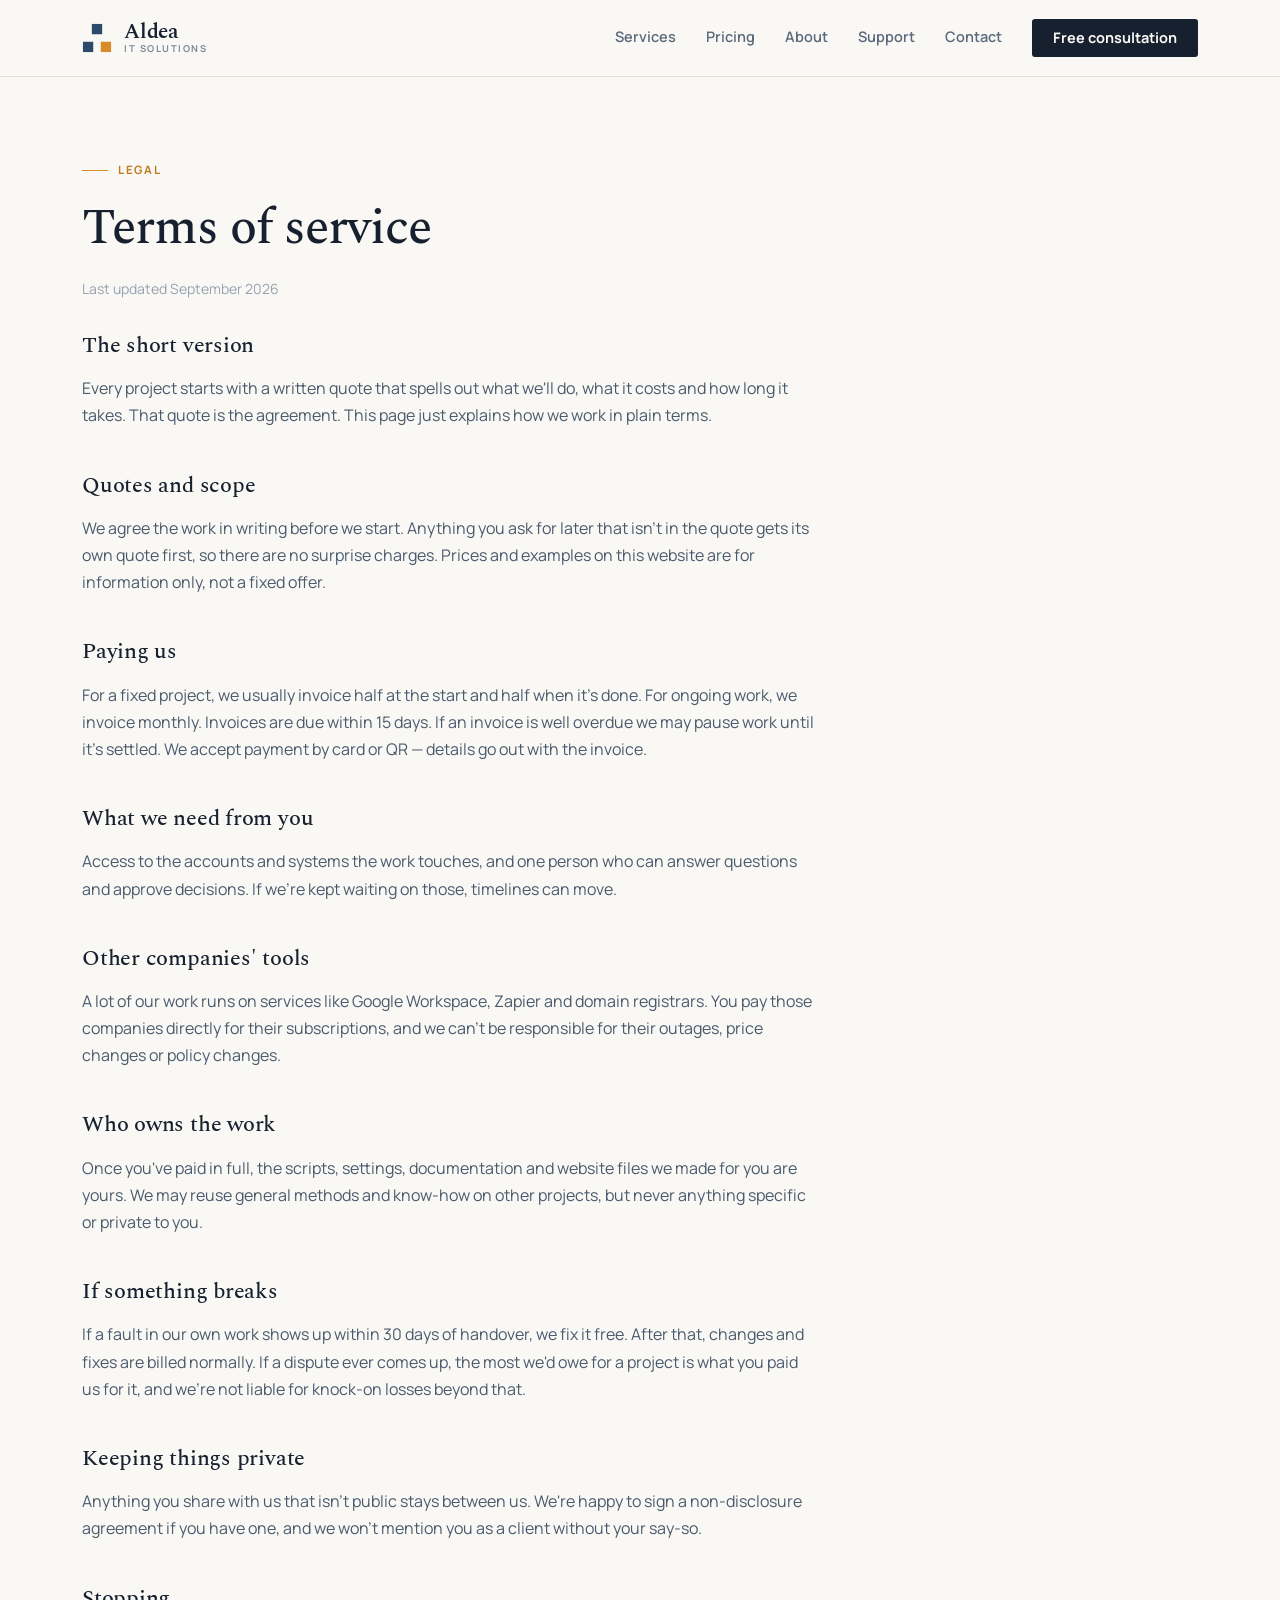
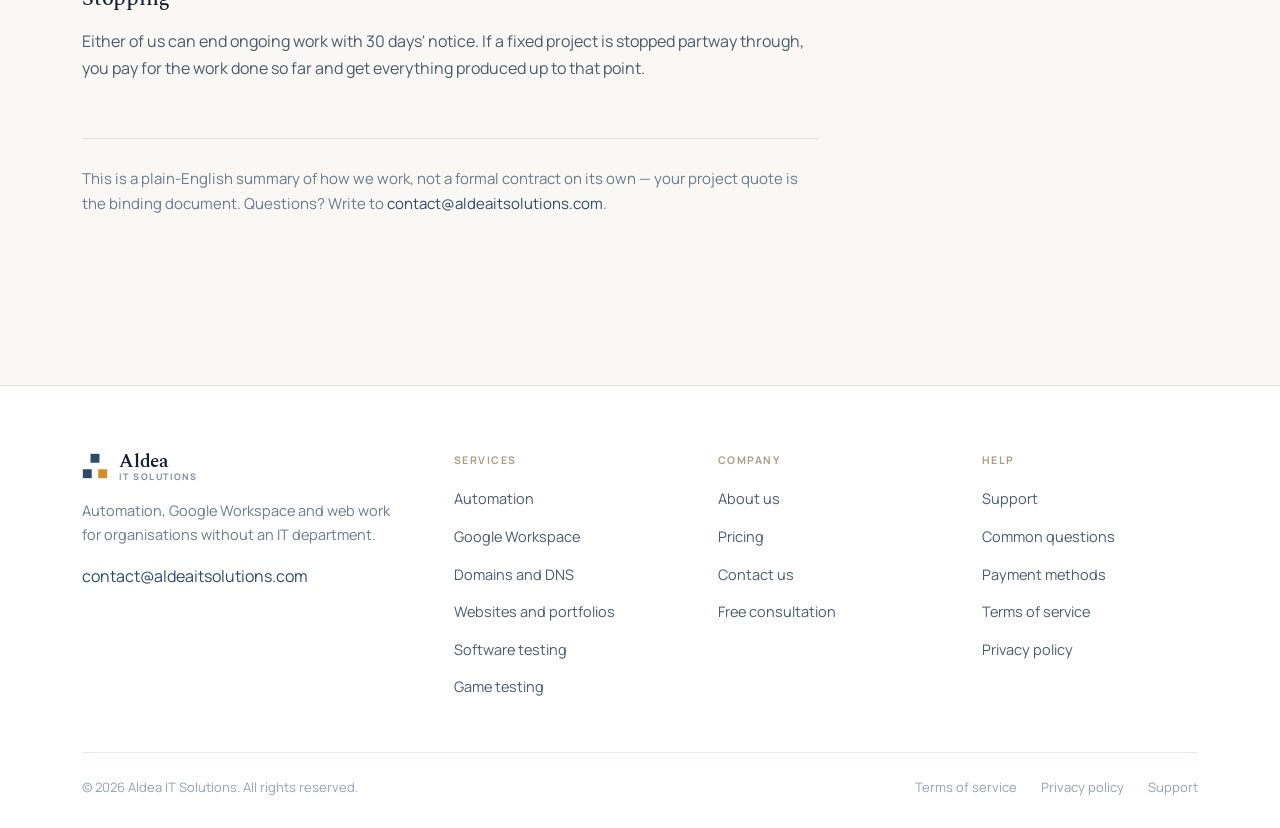
<file: terms.html>
<!DOCTYPE html>
<html lang="en">
<head>
  <meta charset="utf-8">
  <meta name="viewport" content="width=device-width, initial-scale=1">
  <title>Terms of service — Aldea IT Solutions</title>
  <meta name="description" content="A plain-English summary of how Aldea IT Solutions works with clients.">
  <meta name="robots" content="noindex">
  <link rel="icon" href="assets/favicon.svg" type="image/svg+xml">
  <link rel="preconnect" href="https://fonts.googleapis.com">
  <link rel="preconnect" href="https://fonts.gstatic.com" crossorigin>
  <link href="https://fonts.googleapis.com/css2?family=Manrope:wght@400;500;600;700&family=Spectral:ital,wght@0,400;0,500;0,600;1,400&display=swap" rel="stylesheet">
  <link rel="stylesheet" href="assets/styles.css">
  <link href="https://assets.calendly.com/assets/external/widget.css" rel="stylesheet">
  <script src="https://assets.calendly.com/assets/external/widget.js" type="text/javascript" async></script>
</head>
<body>

  <header class="site-header">
    <div class="wrap site-header__inner">
      <a class="brand" href="index.html" aria-label="Aldea IT Solutions — home">
        <svg class="brand__mark" viewBox="0 0 32 32" fill="none" aria-hidden="true">
          <rect x="10.5" y="1" width="11" height="11" fill="#2E4A6B"/>
          <rect x="1" y="20" width="11" height="11" fill="#2E4A6B"/>
          <rect x="20" y="20" width="11" height="11" fill="#D98A2B"/>
        </svg>
        <span class="brand__text">
          <span class="brand__name">Aldea</span>
          <span class="brand__sub">IT Solutions</span>
        </span>
      </a>
      <button class="nav-toggle" type="button" aria-expanded="false" aria-controls="primary-nav" aria-label="Open menu"><span></span></button>
      <nav class="nav" id="primary-nav" aria-label="Primary">
        <a class="nav__link" href="services.html">Services</a>
        <a class="nav__link" href="pricing.html">Pricing</a>
        <a class="nav__link" href="about.html">About</a>
        <a class="nav__link" href="support.html">Support</a>
        <a class="nav__link" href="contact.html">Contact</a>
        <a class="nav__cta btn btn--dark btn--sm" href="contact.html" onclick="Calendly.initPopupWidget({url:'https://calendly.com/aldeaitsolutions'});return false;">Free consultation</a>
      </nav>
    </div>
  </header>

  <main>
    <div class="page-head">
      <div class="wrap">
        <div class="legal">
          <p class="eyebrow">Legal</p>
          <h1 class="page-title">Terms of service</h1>
          <p class="legal__updated">Last updated September 2026</p>
          <div class="legal__sections">
            <div>
              <h2>The short version</h2>
              <p>Every project starts with a written quote that spells out what we'll do, what it costs and how long it takes. That quote is the agreement. This page just explains how we work in plain terms.</p>
            </div>
            <div>
              <h2>Quotes and scope</h2>
              <p>We agree the work in writing before we start. Anything you ask for later that isn't in the quote gets its own quote first, so there are no surprise charges. Prices and examples on this website are for information only, not a fixed offer.</p>
            </div>
            <div>
              <h2>Paying us</h2>
              <p>For a fixed project, we usually invoice half at the start and half when it's done. For ongoing work, we invoice monthly. Invoices are due within 15 days. If an invoice is well overdue we may pause work until it's settled. We accept payment by card or QR &mdash; details go out with the invoice.</p>
            </div>
            <div>
              <h2>What we need from you</h2>
              <p>Access to the accounts and systems the work touches, and one person who can answer questions and approve decisions. If we're kept waiting on those, timelines can move.</p>
            </div>
            <div>
              <h2>Other companies' tools</h2>
              <p>A lot of our work runs on services like Google Workspace, Zapier and domain registrars. You pay those companies directly for their subscriptions, and we can't be responsible for their outages, price changes or policy changes.</p>
            </div>
            <div>
              <h2>Who owns the work</h2>
              <p>Once you've paid in full, the scripts, settings, documentation and website files we made for you are yours. We may reuse general methods and know-how on other projects, but never anything specific or private to you.</p>
            </div>
            <div>
              <h2>If something breaks</h2>
              <p>If a fault in our own work shows up within 30 days of handover, we fix it free. After that, changes and fixes are billed normally. If a dispute ever comes up, the most we'd owe for a project is what you paid us for it, and we're not liable for knock-on losses beyond that.</p>
            </div>
            <div>
              <h2>Keeping things private</h2>
              <p>Anything you share with us that isn't public stays between us. We're happy to sign a non-disclosure agreement if you have one, and we won't mention you as a client without your say-so.</p>
            </div>
            <div>
              <h2>Stopping</h2>
              <p>Either of us can end ongoing work with 30 days' notice. If a fixed project is stopped partway through, you pay for the work done so far and get everything produced up to that point.</p>
            </div>
          </div>
          <div class="legal__foot">This is a plain-English summary of how we work, not a formal contract on its own &mdash; your project quote is the binding document. Questions? Write to <a href="mailto:contact@aldeaitsolutions.com">contact@aldeaitsolutions.com</a>.</div>
        </div>
      </div>
    </div>
    <div class="section"></div>
  </main>

  <footer class="site-footer">
    <div class="wrap">
      <div class="site-footer__grid">
        <div class="foot-brand">
          <div class="foot-brand__row">
            <svg class="brand__mark" viewBox="0 0 32 32" fill="none" aria-hidden="true">
              <rect x="10.5" y="1" width="11" height="11" fill="#2E4A6B"/>
              <rect x="1" y="20" width="11" height="11" fill="#2E4A6B"/>
              <rect x="20" y="20" width="11" height="11" fill="#D98A2B"/>
            </svg>
            <span class="brand__text">
              <span class="brand__name">Aldea</span>
              <span class="brand__sub">IT Solutions</span>
            </span>
          </div>
          <p>Automation, Google Workspace and web work for organisations without an IT department.</p>
          <a href="mailto:contact@aldeaitsolutions.com">contact@aldeaitsolutions.com</a>
        </div>
        <div class="foot-col">
          <div class="foot-col__head">Services</div>
          <ul>
            <li><a href="services.html">Automation</a></li>
            <li><a href="services.html">Google Workspace</a></li>
            <li><a href="services.html">Domains and DNS</a></li>
            <li><a href="services.html">Websites and portfolios</a></li>
            <li><a href="services.html">Software testing</a></li>
            <li><a href="services.html">Game testing</a></li>
          </ul>
        </div>
        <div class="foot-col">
          <div class="foot-col__head">Company</div>
          <ul>
            <li><a href="about.html">About us</a></li>
            <li><a href="pricing.html">Pricing</a></li>
            <li><a href="contact.html">Contact us</a></li>
            <li><a href="contact.html">Free consultation</a></li>
          </ul>
        </div>
        <div class="foot-col">
          <div class="foot-col__head">Help</div>
          <ul>
            <li><a href="support.html">Support</a></li>
            <li><a href="support.html">Common questions</a></li>
            <li><a href="pricing.html#payment">Payment methods</a></li>
            <li><a href="terms.html">Terms of service</a></li>
            <li><a href="privacy.html">Privacy policy</a></li>
          </ul>
        </div>
      </div>
      <div class="foot-bottom">
        <span>&copy; <span data-year>2026</span> Aldea IT Solutions. All rights reserved.</span>
        <div class="foot-bottom__links">
          <a href="terms.html">Terms of service</a>
          <a href="privacy.html">Privacy policy</a>
          <a href="support.html">Support</a>
        </div>
      </div>
    </div>
  </footer>

  <script src="assets/main.js"></script>
</body>
</html>
</file>
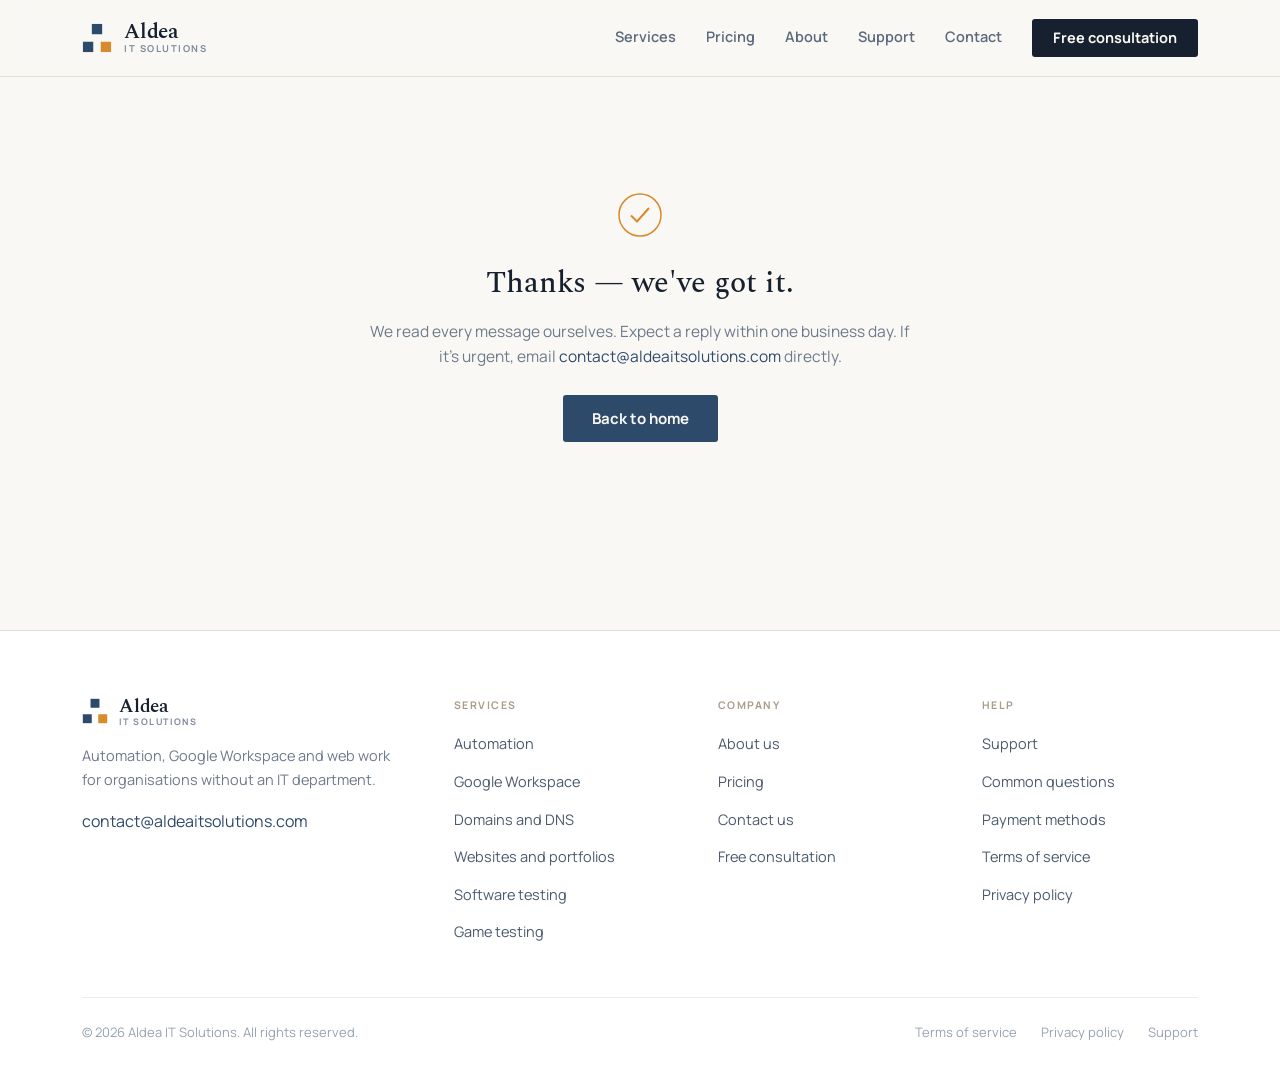
<file: thanks.html>
<!DOCTYPE html>
<html lang="en">
<head>
  <meta charset="utf-8">
  <meta name="viewport" content="width=device-width, initial-scale=1">
  <title>Thanks — Aldea IT Solutions</title>
  <meta name="description" content="Your message reached us.">
  <meta name="robots" content="noindex">
  <link rel="icon" href="assets/favicon.svg" type="image/svg+xml">
  <link rel="preconnect" href="https://fonts.googleapis.com">
  <link rel="preconnect" href="https://fonts.gstatic.com" crossorigin>
  <link href="https://fonts.googleapis.com/css2?family=Manrope:wght@400;500;600;700&family=Spectral:ital,wght@0,400;0,500;0,600;1,400&display=swap" rel="stylesheet">
  <link rel="stylesheet" href="assets/styles.css">
  <link href="https://assets.calendly.com/assets/external/widget.css" rel="stylesheet">
  <script src="https://assets.calendly.com/assets/external/widget.js" type="text/javascript" async></script>
</head>
<body>

  <header class="site-header">
    <div class="wrap site-header__inner">
      <a class="brand" href="index.html" aria-label="Aldea IT Solutions — home">
        <svg class="brand__mark" viewBox="0 0 32 32" fill="none" aria-hidden="true">
          <rect x="10.5" y="1" width="11" height="11" fill="#2E4A6B"/>
          <rect x="1" y="20" width="11" height="11" fill="#2E4A6B"/>
          <rect x="20" y="20" width="11" height="11" fill="#D98A2B"/>
        </svg>
        <span class="brand__text">
          <span class="brand__name">Aldea</span>
          <span class="brand__sub">IT Solutions</span>
        </span>
      </a>
      <button class="nav-toggle" type="button" aria-expanded="false" aria-controls="primary-nav" aria-label="Open menu"><span></span></button>
      <nav class="nav" id="primary-nav" aria-label="Primary">
        <a class="nav__link" href="services.html">Services</a>
        <a class="nav__link" href="pricing.html">Pricing</a>
        <a class="nav__link" href="about.html">About</a>
        <a class="nav__link" href="support.html">Support</a>
        <a class="nav__link" href="contact.html">Contact</a>
        <a class="nav__cta btn btn--dark btn--sm" href="contact.html" onclick="Calendly.initPopupWidget({url:'https://calendly.com/aldeaitsolutions'});return false;">Free consultation</a>
      </nav>
    </div>
  </header>

  <main>
    <div class="page-head">
      <div class="wrap">
        <div class="confirm">
          <svg width="44" height="44" viewBox="0 0 44 44" fill="none" aria-hidden="true">
            <circle cx="22" cy="22" r="21" stroke="#D98A2B" stroke-width="1.5"/>
            <path d="M13 22.5L19 28.5L31 15" stroke="#D98A2B" stroke-width="2"/>
          </svg>
          <h1>Thanks — we've got it.</h1>
          <p>We read every message ourselves. Expect a reply within one business day. If it's urgent, email <a href="mailto:contact@aldeaitsolutions.com">contact@aldeaitsolutions.com</a> directly.</p>
          <a class="btn btn--primary" href="index.html">Back to home</a>
        </div>
      </div>
    </div>
    <div class="section"></div>
  </main>

  <footer class="site-footer">
    <div class="wrap">
      <div class="site-footer__grid">
        <div class="foot-brand">
          <div class="foot-brand__row">
            <svg class="brand__mark" viewBox="0 0 32 32" fill="none" aria-hidden="true">
              <rect x="10.5" y="1" width="11" height="11" fill="#2E4A6B"/>
              <rect x="1" y="20" width="11" height="11" fill="#2E4A6B"/>
              <rect x="20" y="20" width="11" height="11" fill="#D98A2B"/>
            </svg>
            <span class="brand__text">
              <span class="brand__name">Aldea</span>
              <span class="brand__sub">IT Solutions</span>
            </span>
          </div>
          <p>Automation, Google Workspace and web work for organisations without an IT department.</p>
          <a href="mailto:contact@aldeaitsolutions.com">contact@aldeaitsolutions.com</a>
        </div>
        <div class="foot-col">
          <div class="foot-col__head">Services</div>
          <ul>
            <li><a href="services.html">Automation</a></li>
            <li><a href="services.html">Google Workspace</a></li>
            <li><a href="services.html">Domains and DNS</a></li>
            <li><a href="services.html">Websites and portfolios</a></li>
            <li><a href="services.html">Software testing</a></li>
            <li><a href="services.html">Game testing</a></li>
          </ul>
        </div>
        <div class="foot-col">
          <div class="foot-col__head">Company</div>
          <ul>
            <li><a href="about.html">About us</a></li>
            <li><a href="pricing.html">Pricing</a></li>
            <li><a href="contact.html">Contact us</a></li>
            <li><a href="contact.html">Free consultation</a></li>
          </ul>
        </div>
        <div class="foot-col">
          <div class="foot-col__head">Help</div>
          <ul>
            <li><a href="support.html">Support</a></li>
            <li><a href="support.html">Common questions</a></li>
            <li><a href="pricing.html#payment">Payment methods</a></li>
            <li><a href="terms.html">Terms of service</a></li>
            <li><a href="privacy.html">Privacy policy</a></li>
          </ul>
        </div>
      </div>
      <div class="foot-bottom">
        <span>&copy; <span data-year>2026</span> Aldea IT Solutions. All rights reserved.</span>
        <div class="foot-bottom__links">
          <a href="terms.html">Terms of service</a>
          <a href="privacy.html">Privacy policy</a>
          <a href="support.html">Support</a>
        </div>
      </div>
    </div>
  </footer>

  <script src="assets/main.js"></script>
</body>
</html>
</file>
<file: assets/styles.css>
/* =========================================================================
   Aldea IT Solutions — site styles
   Design tokens taken from the Claude Design mockup (Aldea IT Solutions.dc.html)
   ========================================================================= */

:root {
  /* Surfaces */
  --bg: #FAF8F4;
  --bg-warm: #F4F1EA;
  --surface: #FFFFFF;
  --ink: #16202E;          /* near-black; also the dark section background */

  /* Brand */
  --navy: #2E4A6B;
  --navy-deep: #16202E;
  --amber: #D98A2B;
  --amber-deep: #C07A1F;

  /* Text */
  --text: #16202E;
  --text-2: #4A5A6D;
  --text-3: #6B7A8C;
  --muted: #7C8A9B;
  --muted-2: #96A2B0;
  --tag: #A99C88;

  /* Lines */
  --border: #E4DED4;
  --border-soft: #EFEBE3;
  --border-strong: #C9C1B4;
  --field-border: #DCD5C9;

  /* Dark section */
  --on-dark: #FAF8F4;
  --on-dark-2: #A7B3C1;
  --on-dark-border: #3A4757;

  --radius: 4px;
  --radius-sm: 3px;
  --wrap: 1180px;
  --pad: 32px;

  --serif: "Spectral", Georgia, "Times New Roman", serif;
  --sans: "Manrope", system-ui, -apple-system, "Segoe UI", Roboto, sans-serif;
}

/* ---------- Reset-ish ---------- */
*, *::before, *::after { box-sizing: border-box; }
html { -webkit-text-size-adjust: 100%; scroll-behavior: smooth; }
body {
  margin: 0;
  font-family: var(--sans);
  font-size: 16px;
  line-height: 1.6;
  color: var(--text);
  background: var(--bg);
  -webkit-font-smoothing: antialiased;
  text-rendering: optimizeLegibility;
}
img, svg { max-width: 100%; display: block; }
a { color: var(--navy); text-decoration: none; }
a:hover { color: var(--amber-deep); }
h1, h2, h3, h4, p { margin: 0; }
input, textarea, select, button { font-family: inherit; font-size: inherit; color: inherit; }
::selection { background: #F1DDBD; }
:focus-visible { outline: 2px solid var(--navy); outline-offset: 2px; border-radius: 2px; }

/* ---------- Layout helpers ---------- */
.wrap { max-width: var(--wrap); margin: 0 auto; padding: 0 var(--pad); }
.section { padding: 84px 0; }
.section--tight { padding: 60px 0; }
.section--dark { background: var(--ink); color: var(--on-dark); }
.section--warm { background: var(--bg-warm); border-block: 1px solid var(--border); }
.stack > * + * { margin-top: 1rem; }
.center { text-align: center; }

.eyebrow {
  display: inline-flex; align-items: center; gap: 10px;
  font-size: 11.5px; font-weight: 700; letter-spacing: 0.15em;
  text-transform: uppercase; color: var(--amber-deep); margin: 0;
}
.eyebrow::before {
  content: ""; width: 26px; height: 1px; background: var(--amber); flex: none;
}
.eyebrow--plain::before { display: none; }

.section-title {
  font-family: var(--serif); font-weight: 500; letter-spacing: -0.015em;
  font-size: clamp(28px, 3.4vw, 38px); line-height: 1.15; text-wrap: balance;
}
.section-lead {
  font-size: 17px; color: var(--text-3); line-height: 1.6; max-width: 34em;
  margin-top: 14px;
}
.section__head { margin-bottom: 44px; }
.section__head--row {
  display: flex; align-items: flex-end; justify-content: space-between;
  gap: 30px; flex-wrap: wrap;
}

.link-arrow {
  font-size: 14.5px; font-weight: 700; color: var(--navy);
  border-bottom: 1px solid var(--border-strong); padding-bottom: 2px;
  white-space: nowrap;
}
.link-arrow:hover { border-color: var(--navy); color: var(--navy); }

/* ---------- Buttons ---------- */
.btn {
  display: inline-block; cursor: pointer; border: 1px solid transparent;
  font-size: 15px; font-weight: 700; line-height: 1;
  padding: 15px 28px; border-radius: var(--radius-sm);
  transition: background-color .15s ease, border-color .15s ease, color .15s ease;
}
.btn--primary { background: var(--navy); color: var(--on-dark); }
.btn--primary:hover { background: var(--navy-deep); color: var(--on-dark); }
.btn--dark { background: var(--ink); color: var(--on-dark); }
.btn--dark:hover { background: var(--navy); color: var(--on-dark); }
.btn--accent { background: var(--amber); color: var(--ink); }
.btn--accent:hover { background: var(--amber-deep); color: var(--ink); }
.btn--outline { border-color: var(--border-strong); color: var(--ink); background: transparent; }
.btn--outline:hover { border-color: var(--ink); color: var(--ink); }
.btn--sm { padding: 11px 20px; font-size: 14.5px; }

/* ---------- Header ---------- */
.site-header {
  position: sticky; top: 0; z-index: 50;
  background: rgba(250, 248, 244, 0.92);
  backdrop-filter: blur(10px);
  -webkit-backdrop-filter: blur(10px);
  border-bottom: 1px solid var(--border);
}
.site-header__inner {
  height: 76px; display: flex; align-items: center; justify-content: space-between; gap: 28px;
}
.brand { display: flex; align-items: center; gap: 12px; }
.brand__mark { width: 30px; height: 30px; flex: none; }
.brand__text { display: flex; flex-direction: column; gap: 1px; line-height: 1; }
.brand__name {
  font-family: var(--serif); font-size: 21px; font-weight: 600;
  letter-spacing: -0.01em; color: var(--text);
}
.brand__sub {
  font-size: 9.5px; font-weight: 700; letter-spacing: 0.16em;
  text-transform: uppercase; color: var(--muted);
}

.nav { display: flex; align-items: center; gap: 30px; }
.nav__link {
  font-size: 14.5px; font-weight: 600; color: #5A6A7C;
  padding: 6px 0; border-bottom: 2px solid transparent;
}
.nav__link:hover { color: var(--text); }
.nav__link[aria-current="page"] { color: var(--text); border-bottom-color: var(--amber); }

.nav-toggle {
  display: none; width: 42px; height: 42px; border: 1px solid var(--border);
  background: var(--surface); border-radius: var(--radius-sm); cursor: pointer;
  padding: 0; align-items: center; justify-content: center;
}
.nav-toggle span, .nav-toggle span::before, .nav-toggle span::after {
  content: ""; display: block; width: 18px; height: 2px; background: var(--ink);
  transition: transform .2s ease, opacity .2s ease;
}
.nav-toggle span { position: relative; }
.nav-toggle span::before { position: absolute; top: -6px; left: 0; }
.nav-toggle span::after { position: absolute; top: 6px; left: 0; }
.nav-toggle[aria-expanded="true"] span { background: transparent; }
.nav-toggle[aria-expanded="true"] span::before { transform: translateY(6px) rotate(45deg); }
.nav-toggle[aria-expanded="true"] span::after { transform: translateY(-6px) rotate(-45deg); }

/* ---------- Hero ---------- */
.hero { padding: 92px 0 76px; }
.hero__grid {
  display: grid; grid-template-columns: 1.15fr 0.85fr; gap: 72px; align-items: start;
}
.hero__title {
  font-family: var(--serif); font-weight: 500; letter-spacing: -0.02em;
  font-size: clamp(38px, 4.6vw, 60px); line-height: 1.06; margin: 24px 0;
  text-wrap: pretty;
}
.hero__lead {
  font-size: 18.5px; line-height: 1.62; color: var(--text-2);
  max-width: 30em; margin-bottom: 34px; text-wrap: pretty;
}
.hero__actions { display: flex; gap: 14px; flex-wrap: wrap; margin-bottom: 30px; }
.hero__note { font-size: 13.5px; color: var(--muted); }

.hero__card {
  background: var(--surface); border: 1px solid var(--border);
  border-radius: var(--radius); padding: 30px 30px 24px;
}
.hero__card-head {
  font-size: 11.5px; font-weight: 700; letter-spacing: 0.14em;
  text-transform: uppercase; color: var(--muted); margin-bottom: 22px;
}

/* ---------- Checklist ---------- */
.checklist { display: flex; flex-direction: column; gap: 18px; list-style: none; margin: 0; padding: 0; }
.checklist li { display: grid; grid-template-columns: 20px 1fr; gap: 12px; align-items: start; }
.checklist svg { margin-top: 5px; }
.checklist b { display: block; font-size: 15px; font-weight: 700; line-height: 1.35; }
.checklist span { display: block; font-size: 13.5px; color: var(--text-3); line-height: 1.5; margin-top: 3px; }

/* ---------- Trust bar ---------- */
.trust { display: grid; grid-template-columns: repeat(3, 1fr); gap: 40px; padding: 34px 0; }
.trust__big {
  font-family: var(--serif); font-size: 25px; font-weight: 600; letter-spacing: -0.01em;
}
.trust__small { font-size: 14px; color: #5A6A7C; line-height: 1.5; margin-top: 5px; }

/* ---------- Problems ---------- */
.problems {
  display: grid; grid-template-columns: repeat(2, 1fr); gap: 1px;
  background: var(--border); border: 1px solid var(--border);
  border-radius: var(--radius); overflow: hidden;
}
.problem { background: var(--surface); padding: 34px; }
.problem__pain {
  font-family: var(--serif); font-size: 20px; font-weight: 500; line-height: 1.4;
  margin-bottom: 16px; text-wrap: pretty;
}
.problem__fix { display: flex; align-items: baseline; gap: 9px; }
.problem__fix b {
  font-size: 10.5px; font-weight: 700; letter-spacing: 0.13em; text-transform: uppercase;
  color: var(--amber-deep); white-space: nowrap;
}
.problem__fix span { font-size: 15px; color: var(--text-2); line-height: 1.55; }

/* ---------- Card grid ---------- */
.cards { display: grid; grid-template-columns: repeat(3, 1fr); gap: 22px; }
.card {
  background: var(--surface); border: 1px solid var(--border);
  border-radius: var(--radius); padding: 28px 26px 26px;
  transition: border-color .15s ease;
}
.card:hover { border-color: var(--border-strong); }
.card__tag {
  font-size: 10.5px; font-weight: 700; letter-spacing: 0.13em; text-transform: uppercase;
  color: var(--tag); margin-bottom: 16px;
}
.card__title { font-size: 17.5px; font-weight: 700; line-height: 1.35; margin-bottom: 10px; }
.card__body { font-size: 14.5px; color: var(--text-3); line-height: 1.6; }

/* ---------- Steps ---------- */
.steps { display: grid; grid-template-columns: repeat(4, 1fr); gap: 34px; }
.step { border-top: 1px solid var(--on-dark-border); padding-top: 20px; }
.step__n {
  font-size: 12px; font-weight: 700; color: var(--amber);
  letter-spacing: 0.1em; margin-bottom: 12px;
}
.step__title { font-size: 17px; font-weight: 700; margin-bottom: 9px; color: var(--on-dark); }
.step__body { font-size: 14px; color: var(--on-dark-2); line-height: 1.6; }

/* light steps variant (pricing, about) */
.steps--light .step { border-top-color: var(--border); }
.steps--light .step__n { color: var(--amber-deep); }
.steps--light .step__title { color: var(--text); }
.steps--light .step__body { color: var(--text-3); }
.steps--five { grid-template-columns: repeat(5, 1fr); }

/* ---------- CTA band ---------- */
.cta-band {
  border: 1px solid var(--border); background: var(--surface);
  border-radius: var(--radius); padding: 52px 48px;
  display: grid; grid-template-columns: 1fr auto; gap: 40px; align-items: center;
}
.cta-band--dark { background: var(--ink); border-color: var(--ink); color: var(--on-dark); }
.cta-band__title {
  font-family: var(--serif); font-weight: 500; letter-spacing: -0.015em;
  font-size: clamp(24px, 2.6vw, 30px); margin-bottom: 12px;
}
.cta-band--dark .cta-band__title { color: var(--on-dark); }
.cta-band__text { font-size: 16.5px; color: var(--text-3); line-height: 1.6; max-width: 40em; }
.cta-band--dark .cta-band__text { color: var(--on-dark-2); }

/* ---------- Page intro (subpages) ---------- */
.page-head { padding: 76px 0 0; }
.page-head__inner { max-width: 44em; }
.page-title {
  font-family: var(--serif); font-weight: 500; letter-spacing: -0.02em;
  font-size: clamp(32px, 4vw, 50px); line-height: 1.12; margin: 20px 0 22px;
  text-wrap: balance;
}
.page-head__lead { font-size: 18px; color: var(--text-2); line-height: 1.62; }

/* ---------- Services pillars ---------- */
.pillars {
  display: flex; flex-direction: column; gap: 1px;
  background: var(--border); border: 1px solid var(--border); border-radius: var(--radius);
  overflow: hidden;
}
.pillar {
  background: var(--surface); padding: 44px 40px;
  display: grid; grid-template-columns: 0.9fr 1.4fr; gap: 48px;
}
.pillar__num {
  font-size: 10.5px; font-weight: 700; letter-spacing: 0.13em; text-transform: uppercase;
  color: var(--tag); margin-bottom: 14px;
}
.pillar__title {
  font-family: var(--serif); font-size: 27px; font-weight: 500; letter-spacing: -0.015em;
  line-height: 1.25; margin-bottom: 14px;
}
.pillar__intro { font-size: 15px; color: var(--text-3); line-height: 1.6; }
.pillar__items { display: flex; flex-direction: column; gap: 22px; }
.pillar__item { display: grid; grid-template-columns: 20px 1fr; gap: 14px; align-items: start; }
.pillar__item svg { margin-top: 5px; }
.pillar__item b { display: block; font-size: 16px; font-weight: 700; margin-bottom: 5px; }
.pillar__item p { font-size: 14.5px; color: var(--text-3); line-height: 1.6; }

.note-cards { display: grid; grid-template-columns: 1fr 1fr; gap: 22px; margin-top: 22px; }
.note-card {
  background: var(--bg-warm); border: 1px solid var(--border);
  border-radius: var(--radius); padding: 32px 30px;
}
.note-card b { display: block; font-size: 17px; font-weight: 700; margin-bottom: 10px; }
.note-card p { font-size: 14.5px; color: #5A6A7C; line-height: 1.65; }
.note-card p + a { display: inline-block; margin-top: 14px; }

/* ---------- Pricing models ---------- */
.models { display: grid; grid-template-columns: repeat(4, 1fr); gap: 18px; margin-bottom: 22px; }
.model {
  background: var(--surface); border: 1px solid var(--border);
  border-radius: var(--radius); padding: 34px 30px 30px;
  display: flex; flex-direction: column;
}
.model__tag {
  font-size: 10.5px; font-weight: 700; letter-spacing: 0.13em; text-transform: uppercase;
  color: var(--tag); margin-bottom: 16px;
}
.model__title {
  font-family: var(--serif); font-size: 24px; font-weight: 500; line-height: 1.25;
  margin-bottom: 12px;
}
.model__body { font-size: 15px; color: var(--text-3); line-height: 1.6; margin-bottom: 24px; }
.model__points { list-style: none; margin: auto 0 0; padding: 0; display: flex; flex-direction: column; gap: 12px; }
.model__points li { display: grid; grid-template-columns: 16px 1fr; gap: 10px; align-items: start; }
.model__points svg { margin-top: 5px; }
.model__points span { font-size: 14px; color: var(--text-2); line-height: 1.55; }

.quote-box {
  background: var(--bg-warm); border: 1px solid var(--border);
  border-radius: var(--radius); padding: 40px 38px;
}
.quote-box .section-title { font-size: 25px; margin-bottom: 26px; }

.pay-panel {
  margin-top: 22px; background: var(--surface); border: 1px solid var(--border);
  border-radius: var(--radius); padding: 32px 34px;
}
.pay-panel__title { font-size: 17px; font-weight: 700; margin-bottom: 8px; }
.pay-panel__note { font-size: 14.5px; color: var(--text-3); line-height: 1.6; margin: 0 0 20px; max-width: 38em; }
.pay-badges { display: flex; flex-wrap: wrap; gap: 10px; align-items: center; }
.pay-badge { display: block; flex: none; filter: drop-shadow(0 1px 2px rgba(22, 32, 46, 0.12)); }
.pay-panel__foot { font-size: 13px; color: var(--muted); margin-top: 16px; }

/* ---------- About ---------- */
.about-grid {
  max-width: 44em;
}
.about-grid p { font-size: 18px; color: var(--text-2); line-height: 1.68; }
.about-grid p + p { margin-top: 20px; }

.glance {
  background: var(--surface); border: 1px solid var(--border);
  border-radius: var(--radius); padding: 32px 30px;
}
.glance__head {
  font-size: 11.5px; font-weight: 700; letter-spacing: 0.14em; text-transform: uppercase;
  color: var(--muted); margin-bottom: 22px;
}
.glance dl { margin: 0; display: flex; flex-direction: column; gap: 20px; }
.glance div { border-bottom: 1px solid var(--border-soft); padding-bottom: 18px; }
.glance div:last-child { border-bottom: 0; padding-bottom: 0; }
.glance dt {
  font-size: 12px; font-weight: 700; letter-spacing: 0.1em; text-transform: uppercase;
  color: var(--tag); margin-bottom: 6px;
}
.glance dd { margin: 0; font-size: 15.5px; color: var(--text); line-height: 1.5; }

.values { display: grid; grid-template-columns: repeat(3, 1fr); gap: 34px; }
.value b { display: block; font-size: 18px; font-weight: 700; margin-bottom: 10px; }
.value p { font-size: 15px; color: var(--text-3); line-height: 1.65; }
.value::before {
  content: ""; display: block; width: 30px; height: 2px; background: var(--amber);
  margin-bottom: 18px;
}

/* ---------- Contact / Support forms ---------- */
.contact-grid { display: grid; grid-template-columns: 0.85fr 1.15fr; gap: 72px; align-items: start; }
.support-grid { display: grid; grid-template-columns: 1.05fr 0.95fr; gap: 60px; align-items: start; }

.contact-info { display: flex; flex-direction: column; gap: 26px; margin-top: 40px; }
.contact-info div { border-top: 1px solid var(--border); padding-top: 20px; }
.contact-info dt {
  font-size: 11.5px; font-weight: 700; letter-spacing: 0.12em; text-transform: uppercase;
  color: var(--tag); margin-bottom: 7px;
}
.contact-info dd { margin: 0; font-size: 16.5px; font-weight: 600; }

.form-card {
  background: var(--surface); border: 1px solid var(--border);
  border-radius: var(--radius); padding: 40px 38px;
}
.form-card__head {
  font-size: 11.5px; font-weight: 700; letter-spacing: 0.14em; text-transform: uppercase;
  color: var(--muted); margin-bottom: 28px;
}
.form-row { display: grid; grid-template-columns: 1fr 1fr; gap: 20px; margin-bottom: 20px; }
.field { display: flex; flex-direction: column; gap: 8px; margin-bottom: 20px; }
.field--last { margin-bottom: 12px; }
.field > span { font-size: 13px; font-weight: 700; color: var(--text); }
.field input, .field textarea, .field select {
  padding: 12px 13px; border: 1px solid var(--field-border); border-radius: var(--radius-sm);
  background: #FCFBF8; color: var(--text); outline: none; width: 100%;
  transition: border-color .15s ease;
}
.field textarea { resize: vertical; line-height: 1.55; min-height: 120px; }
.field input:focus, .field textarea:focus, .field select:focus { border-color: var(--navy); }

.seg { display: flex; gap: 10px; }
.seg input { position: absolute; opacity: 0; pointer-events: none; }
.seg label {
  flex: 1; text-align: center; font-size: 13.5px; font-weight: 600; cursor: pointer;
  padding: 11px 8px; border-radius: var(--radius-sm);
  border: 1px solid var(--field-border); background: #FCFBF8; color: #5A6A7C;
}
.seg input:checked + label { background: var(--ink); color: var(--on-dark); border-color: var(--ink); }
.seg input:focus-visible + label { outline: 2px solid var(--navy); outline-offset: 2px; }

.form-foot { display: flex; align-items: center; gap: 20px; flex-wrap: wrap; margin-top: 4px; }
.form-foot span { font-size: 13px; color: var(--muted); }
.form-hp { position: absolute; left: -9999px; width: 1px; height: 1px; overflow: hidden; }

/* ---------- FAQ ---------- */
.faq { border-top: 1px solid var(--border); }
.faq details { border-bottom: 1px solid var(--border); }
.faq summary {
  display: flex; align-items: center; justify-content: space-between; gap: 20px;
  padding: 19px 2px; cursor: pointer; list-style: none;
  font-size: 15.5px; font-weight: 600; line-height: 1.45;
}
.faq summary::-webkit-details-marker { display: none; }
.faq summary::after {
  content: "+"; font-size: 19px; color: var(--amber-deep); font-weight: 500; line-height: 1;
  flex: none;
}
.faq details[open] summary::after { content: "\2212"; }
.faq p { font-size: 14.5px; color: var(--text-3); line-height: 1.65; padding: 0 2px 20px; max-width: 42em; }

/* ---------- Legal ---------- */
.legal { max-width: 46em; }
.legal__updated { font-size: 14px; color: var(--muted-2); margin: 12px 0 28px; }
.legal__callout {
  background: var(--bg-warm); border-left: 2px solid var(--amber);
  padding: 16px 20px; margin-bottom: 48px;
}
.legal__callout p { font-size: 14px; color: #5A6A7C; line-height: 1.6; }
.legal__sections { display: flex; flex-direction: column; gap: 38px; }
.legal__sections h2 {
  font-family: var(--serif); font-size: 22px; font-weight: 500; letter-spacing: -0.01em;
  margin-bottom: 12px;
}
.legal__sections p { font-size: 16px; color: var(--text-2); line-height: 1.7; }
.legal__foot {
  margin-top: 56px; border-top: 1px solid var(--border); padding-top: 28px;
  font-size: 15px; color: var(--text-3); line-height: 1.65;
}

/* ---------- Confirmation (thanks) ---------- */
.confirm { max-width: 34em; margin: 0 auto; text-align: center; padding: 40px 0 20px; }
.confirm svg { margin: 0 auto 22px; }
.confirm h1 {
  font-family: var(--serif); font-size: 30px; font-weight: 500; margin-bottom: 12px;
}
.confirm p { font-size: 15.5px; color: var(--text-3); line-height: 1.6; margin-bottom: 26px; }

/* ---------- Footer ---------- */
.site-footer { background: var(--surface); border-top: 1px solid var(--border); }
.site-footer__grid {
  display: grid; grid-template-columns: 1.5fr 1fr 1fr 1fr; gap: 48px;
  padding: 66px 0 52px;
}
.foot-brand__row { display: flex; align-items: center; gap: 11px; margin-bottom: 18px; }
.foot-brand .brand__mark { width: 26px; height: 26px; }
.foot-brand .brand__name { font-size: 19px; }
.foot-brand .brand__sub { font-size: 9px; }
.foot-brand p { font-size: 14.5px; color: var(--text-3); line-height: 1.65; max-width: 26em; margin-bottom: 18px; }
.foot-col__head {
  font-size: 10.5px; font-weight: 700; letter-spacing: 0.14em; text-transform: uppercase;
  color: var(--tag); margin-bottom: 18px;
}
.foot-col ul { list-style: none; margin: 0; padding: 0; display: flex; flex-direction: column; gap: 12px; }
.foot-col a { font-size: 14.5px; color: var(--text-2); }
.foot-col a:hover { color: var(--amber-deep); }
.foot-bottom {
  border-top: 1px solid var(--border-soft); padding: 24px 0 30px;
  display: flex; align-items: center; justify-content: space-between; gap: 24px; flex-wrap: wrap;
}
.foot-bottom, .foot-bottom a { font-size: 13px; color: var(--muted-2); }
.foot-bottom a:hover { color: var(--ink); }
.foot-bottom__links { display: flex; gap: 24px; flex-wrap: wrap; }

/* =========================================================================
   Responsive
   ========================================================================= */
@media (max-width: 1000px) {
  .hero__grid { grid-template-columns: 1fr; gap: 44px; }
  .about-grid { grid-template-columns: 1fr; gap: 40px; }
  .contact-grid, .support-grid { grid-template-columns: 1fr; gap: 44px; }
  .pillar { grid-template-columns: 1fr; gap: 26px; }
  .steps { grid-template-columns: repeat(2, 1fr); gap: 28px 34px; }
  .models { grid-template-columns: repeat(2, 1fr); }
  .site-footer__grid { grid-template-columns: 1fr 1fr; gap: 40px; }
}

@media (max-width: 860px) {
  :root { --pad: 24px; }
  .nav-toggle { display: inline-flex; }
  .nav {
    position: absolute; left: 0; right: 0; top: 100%;
    flex-direction: column; align-items: stretch; gap: 0;
    background: var(--bg); border-bottom: 1px solid var(--border);
    padding: 8px var(--pad) 20px; display: none;
  }
  .nav.is-open { display: flex; }
  .nav__link { padding: 14px 0; border-bottom: 1px solid var(--border-soft); }
  .nav__link[aria-current="page"] { border-bottom-color: var(--border-soft); color: var(--amber-deep); }
  .nav__cta { margin-top: 14px; text-align: center; }
  .section { padding: 60px 0; }
  .cards { grid-template-columns: 1fr 1fr; }
  .cta-band { grid-template-columns: 1fr; gap: 26px; padding: 36px 30px; }
  .note-cards { grid-template-columns: 1fr; }
  .quote-box .steps { grid-template-columns: 1fr 1fr; }
}

@media (max-width: 620px) {
  .problems { grid-template-columns: 1fr; }
  .trust { grid-template-columns: 1fr; gap: 22px; }
  .cards { grid-template-columns: 1fr; }
  .models { grid-template-columns: 1fr; }
  .values { grid-template-columns: 1fr; gap: 26px; }
  .steps, .quote-box .steps { grid-template-columns: 1fr; }
  .form-row { grid-template-columns: 1fr; gap: 0; }
  .site-footer__grid { grid-template-columns: 1fr; gap: 32px; }
  .hero { padding: 60px 0 56px; }
  .form-card { padding: 30px 24px; }
}

@media (prefers-reduced-motion: reduce) {
  * { scroll-behavior: auto !important; transition: none !important; }
}
</file>
